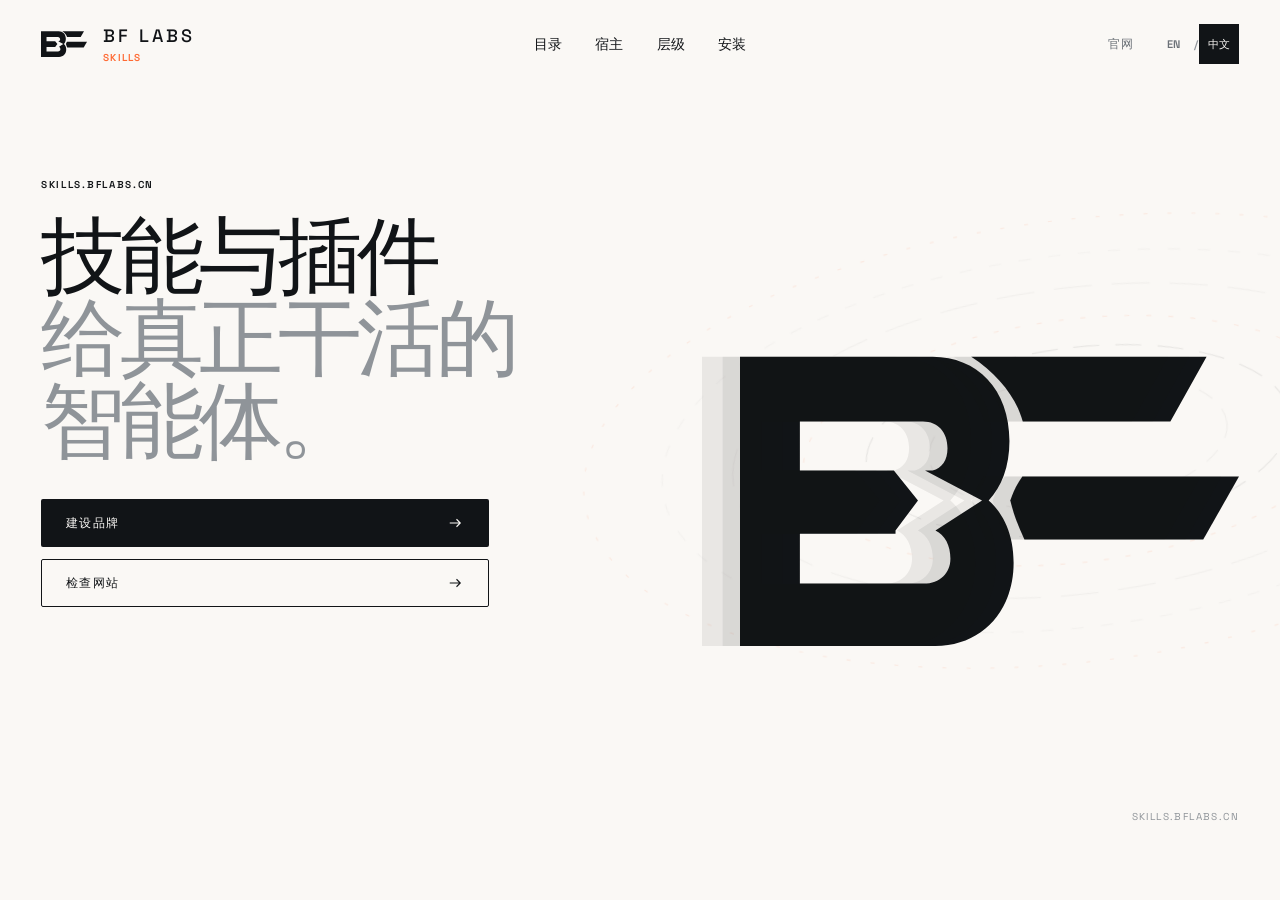
<file: index.html>
<!DOCTYPE html>
<html lang="zh-CN">
<head>
  <meta charset="UTF-8" />
  <meta name="viewport" content="width=device-width, initial-scale=1.0" />
  <title>BF Labs Skills</title>
  <link rel="stylesheet" href="assets/bflabs-ui/tokens.css" />
  <link rel="stylesheet" href="assets/bflabs-ui/base.css" />
  <link rel="stylesheet" href="assets/bflabs-ui/components.css" />
  <link rel="stylesheet" href="assets/skills-kit.css" />
  <link rel="stylesheet" href="assets/skills-site.css?v=brand-building-0.1.1" />
</head>
<body class="bf-theme" data-tone="light">
  <div class="sk-orbit" aria-hidden="true">
    <svg viewBox="0 0 1200 900">
      <g class="sk-orbit__shell">
        <ellipse class="sk-orbit__ring" cx="640" cy="420" rx="190" ry="84" style="--ring-duration:32s;--ring-opacity:.3" stroke-dasharray="16 14"/>
        <ellipse class="sk-orbit__ring" cx="640" cy="420" rx="270" ry="118" style="--ring-duration:27s" stroke-dasharray="26 16"/>
        <ellipse class="sk-orbit__ring is-accent" cx="640" cy="420" rx="350" ry="154" style="--ring-duration:23s" stroke-dasharray="5 17"/>
        <ellipse class="sk-orbit__ring" cx="640" cy="420" rx="440" ry="194" style="--ring-duration:36s;--ring-opacity:.26" stroke-dasharray="38 20"/>
        <ellipse class="sk-orbit__ring" cx="640" cy="420" rx="530" ry="236" style="--ring-duration:41s;--ring-opacity:.2" stroke-dasharray="12 18"/>
        <ellipse class="sk-orbit__ring is-accent" cx="640" cy="420" rx="630" ry="280" style="--ring-duration:29s;--ring-delay:-6s" stroke-dasharray="4 20"/>
      </g>
    </svg>
  </div>

  <header class="sk-header" id="site-header"></header>

  <main class="sk-page">
    <section class="hero">
      <div>
        <span class="bf-section-heading__eyebrow" data-i18n="heroEyebrow"></span>
        <h1 class="bf-kinetic-heading hero__title" data-kinetic id="hero-title"></h1>
        <div class="hero__actions">
          <a class="bf-button bf-button--primary" href="brand-building.html">
            <span data-i18n="ctaBrand"></span>
            <svg class="bf-button__icon bf-button__icon--end" viewBox="0 0 24 24"><path d="M5 12h13M14 7l5 5-5 5" stroke="currentColor" stroke-width="1.5" fill="none"/></svg>
          </a>
          <a class="bf-button bf-button--secondary" href="https://readiness.bflabs.cn">
            <span data-i18n="ctaSite"></span>
            <svg class="bf-button__icon bf-button__icon--end" viewBox="0 0 24 24"><path d="M5 12h13M14 7l5 5-5 5" stroke="currentColor" stroke-width="1.5" fill="none"/></svg>
          </a>
        </div>
      </div>
      <div class="hero__visual">
        <img class="hero-mark-echo hero-mark-echo--far" src="assets/bflabs-ui/bf-mark.svg" alt="" />
        <img class="hero-mark-echo hero-mark-echo--near" src="assets/bflabs-ui/bf-mark.svg" alt="" />
        <img class="bf-brand-mark" src="assets/bflabs-ui/bf-mark.svg" alt="" style="width:min(100%,34rem)" />
        <span class="hero__version">skills.bflabs.cn</span>
      </div>
    </section>
  </main>

  <script src="assets/skills-kit.js?v=brand-building-0.1.1"></script>
  <script>
    const { t, kineticLines, boot } = window.BFSkillsUI;
    function paint() {
      const muted = window.BFSkills.lang === "zh"
        ? [{ text: "给真正干活的", tone: "muted" }, { text: "智能体。", tone: "muted" }]
        : [{ text: t("heroLine2"), tone: "muted" }];
      document.getElementById("hero-title").innerHTML = kineticLines([
        { text: t("heroLine1") },
        ...muted,
      ]);
    }
    window.addEventListener("bf-lang", paint);
    boot({ page: "home", assetRoot: "assets" });
    paint();
  </script>
</body>
</html>
</file>
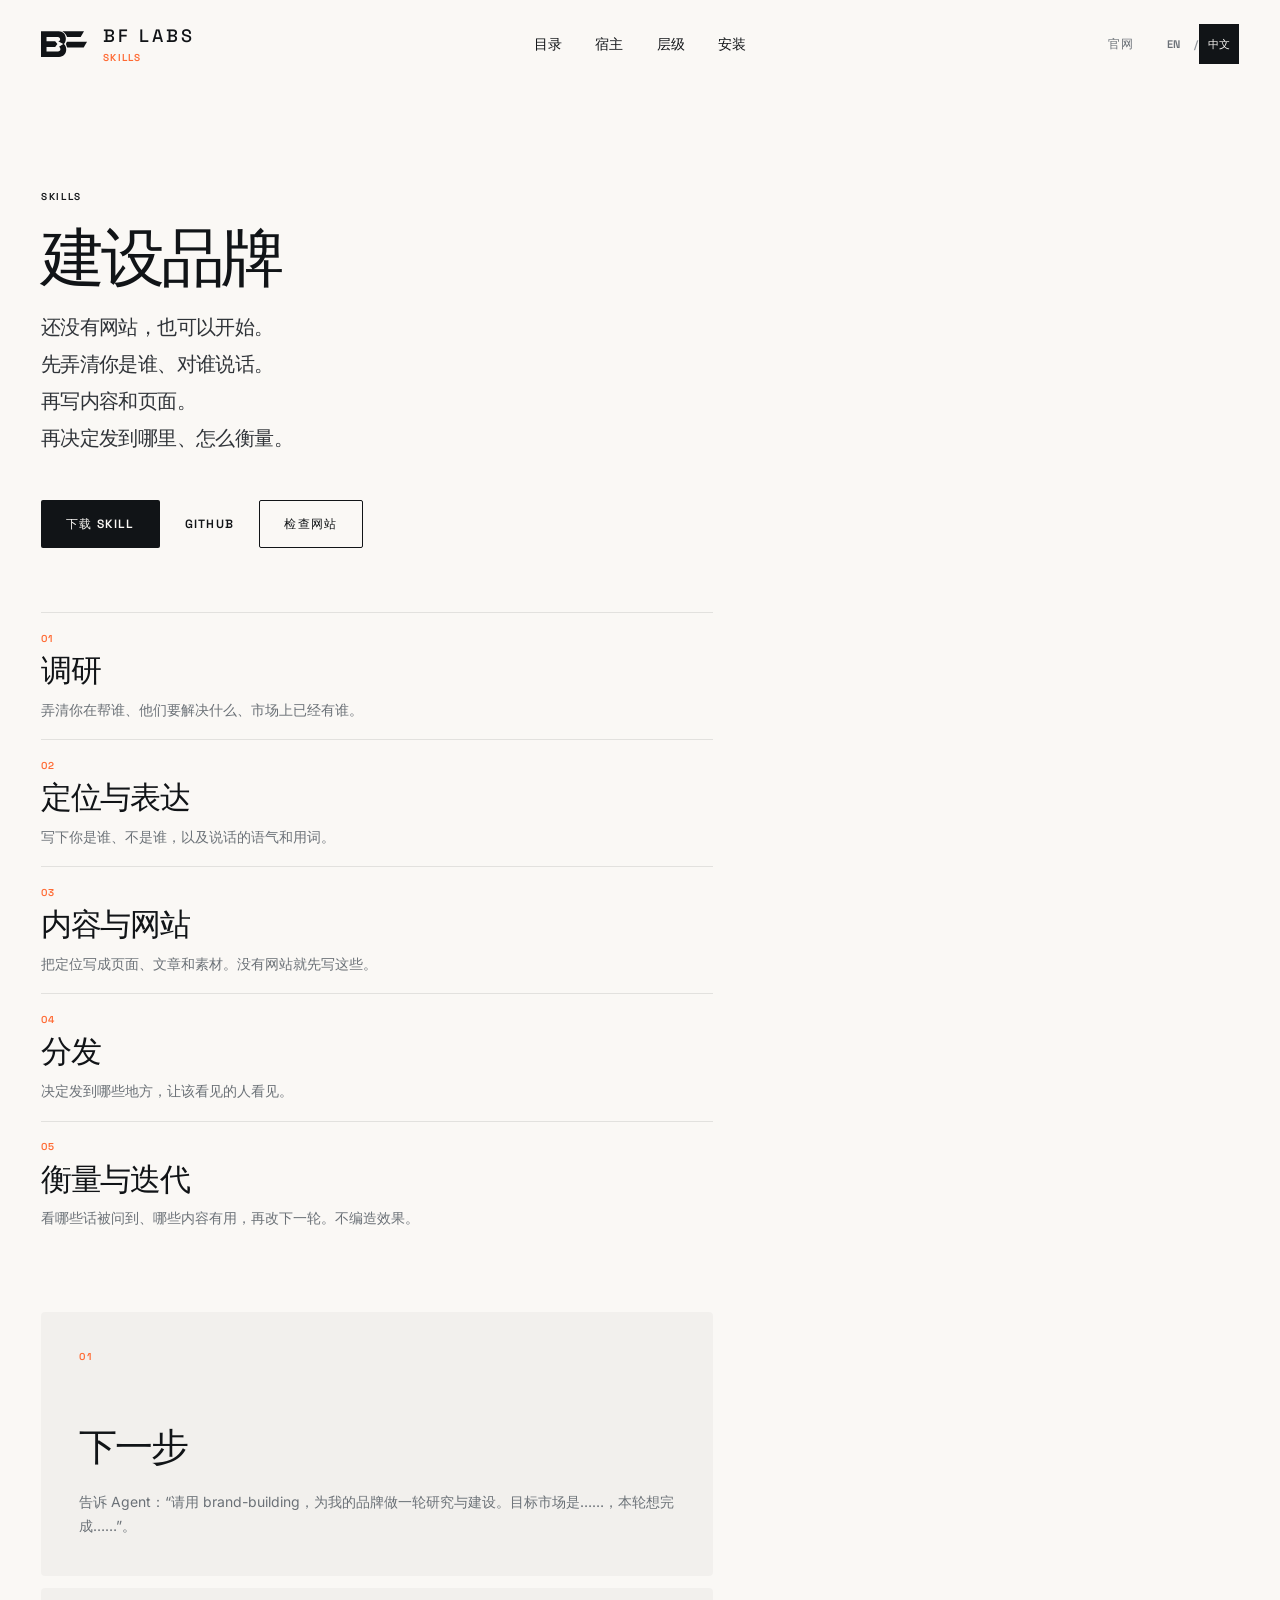
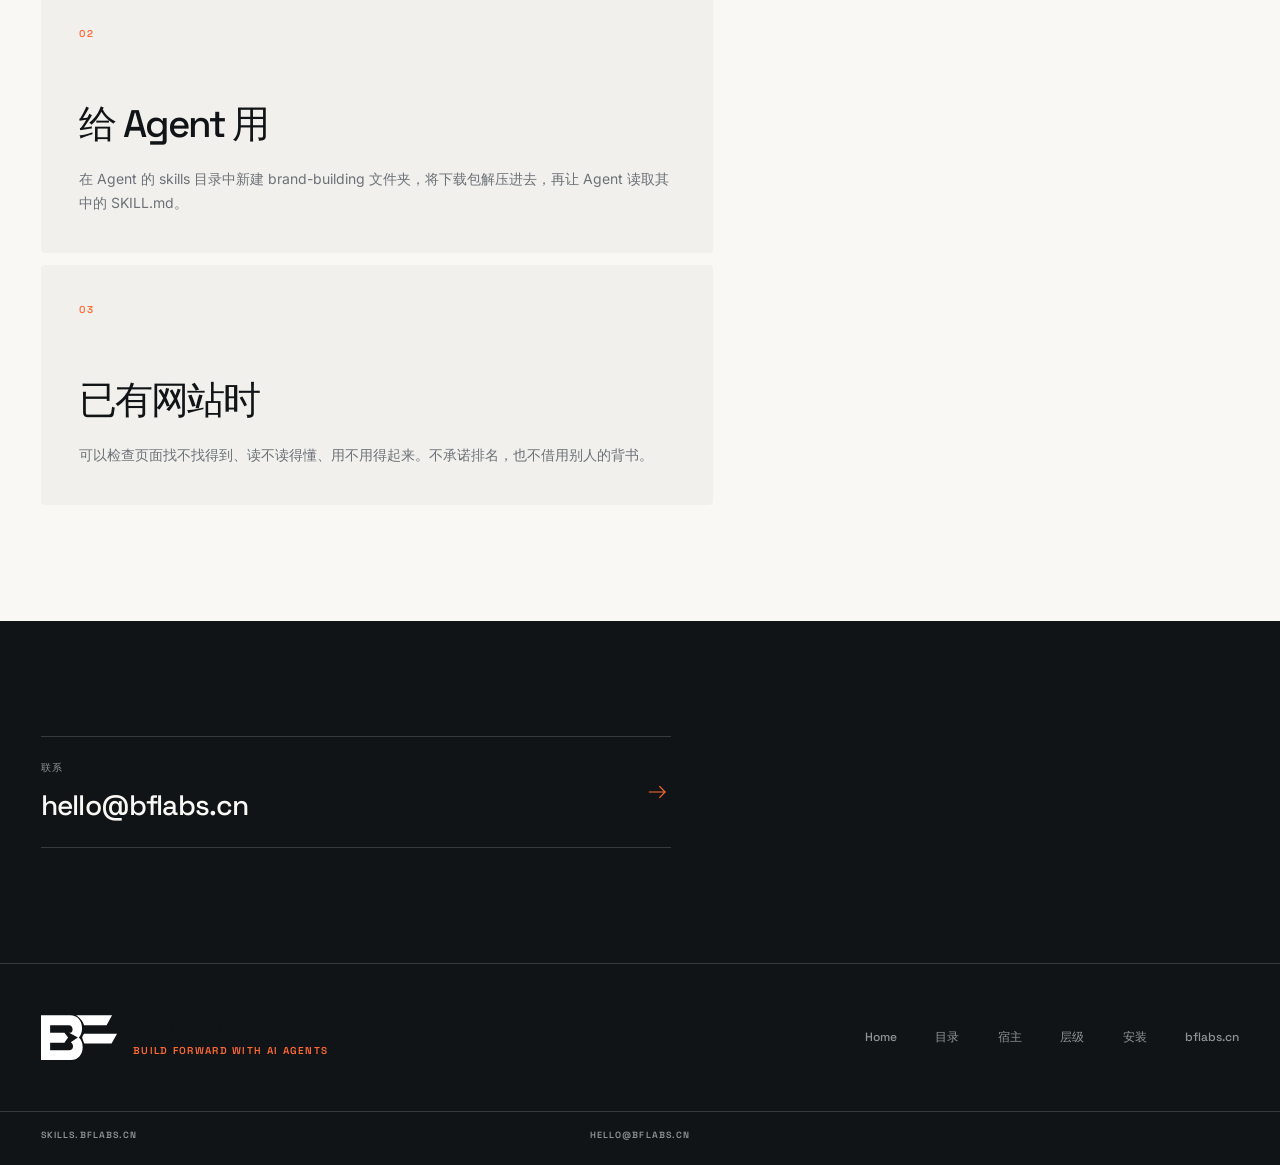
<file: brand-building.html>
<!DOCTYPE html>
<html lang="zh-CN">
<head>
  <meta charset="UTF-8" />
  <meta name="viewport" content="width=device-width, initial-scale=1.0" />
  <title>建设品牌 · BF Labs Skills</title>
  <meta name="description" content="还没有网站也可以建设品牌。从调研、定位、内容、分发到衡量，下载 Skill，让 Agent 帮你开始。" />
  <link rel="canonical" href="https://skills.bflabs.cn/brand-building.html" />
  <meta property="og:title" content="建设品牌 · BF Labs Skills" />
  <meta property="og:description" content="还没有网站也可以建设品牌。从调研、定位、内容、分发到衡量，下载 Skill，让 Agent 帮你开始。" />
  <meta property="og:url" content="https://skills.bflabs.cn/brand-building.html" />
  <meta property="og:type" content="website" />
  <link rel="stylesheet" href="assets/bflabs-ui/tokens.css" />
  <link rel="stylesheet" href="assets/bflabs-ui/base.css" />
  <link rel="stylesheet" href="assets/bflabs-ui/components.css" />
  <link rel="stylesheet" href="assets/skills-kit.css" />
  <link rel="stylesheet" href="assets/skills-site.css?v=brand-building-0.1.1" />
</head>
<body class="bf-theme" data-tone="light">
  <header class="sk-header" id="site-header"></header>
  <main class="sk-page inner">
    <div class="guide-copy">
      <span class="bf-section-heading__eyebrow" id="brand-eyebrow"></span>
      <h1 class="bf-section-heading__title" id="brand-title"></h1>
      <p class="guide-lede" id="brand-lede"></p>
    </div>
    <p class="guide-actions" id="brand-actions"></p>
    <ol class="guide-path" id="brand-path"></ol>
    <div class="guide-cards">
      <div class="install-steps" id="brand-cards"></div>
    </div>
  </main>
  <footer class="sk-footer" id="site-footer"></footer>
  <script src="assets/skills-kit.js?v=brand-building-0.1.1"></script>
  <script>
    const { escapeHtml, padIndex, brandCopy, boot } = window.BFSkillsUI;

    function setMeta(name, value, attr) {
      const node = document.querySelector(`meta[${attr}="${name}"]`);
      if (node) node.setAttribute("content", value);
    }

    function paint() {
      const guide = brandCopy();
      document.title = guide.documentTitle;
      document.getElementById("brand-eyebrow").textContent = guide.eyebrow;
      document.getElementById("brand-title").textContent = guide.title;
      const lede = Array.isArray(guide.lede) ? guide.lede : [guide.lede];
      document.getElementById("brand-lede").innerHTML = lede.map((line) => `<span>${escapeHtml(line)}</span>`).join("");
      setMeta("description", guide.meta, "name");
      setMeta("og:title", guide.documentTitle, "property");
      setMeta("og:description", guide.meta, "property");

      document.getElementById("brand-path").innerHTML = guide.steps.map((step, index) => `
        <li>
          <span class="guide-path__index">${padIndex(index)}</span>
          <strong class="guide-path__name">${escapeHtml(step.name)}</strong>
          <span class="guide-path__body">${escapeHtml(step.body)}</span>
        </li>`).join("");

      document.getElementById("brand-cards").innerHTML = `
        <article class="bf-card">
          <span class="bf-card__index">01</span>
          <h2 class="bf-card__title">${escapeHtml(guide.nextTitle)}</h2>
          <p class="bf-card__body">${escapeHtml(guide.nextBody)}</p>
        </article>
        <article class="bf-card">
          <span class="bf-card__index">02</span>
          <h2 class="bf-card__title">${escapeHtml(guide.installTitle)}</h2>
          <p class="bf-card__body">${escapeHtml(guide.installBody)}</p>
        </article>
        <article class="bf-card">
          <span class="bf-card__index">03</span>
          <h2 class="bf-card__title">${escapeHtml(guide.siteTitle)}</h2>
          <p class="bf-card__body">${escapeHtml(guide.siteBody)}</p>
        </article>`;

      document.getElementById("brand-actions").innerHTML = `
        <a class="bf-button bf-button--primary" href="downloads/brand-building-skillhub-0.1.1.zip" download>
          <span>${escapeHtml(guide.catalogCta)}</span>
        </a>
        <a class="bf-button bf-button--quiet" href="https://github.com/Sunnyender-org/brand-building"><span>GitHub</span></a>
        <a class="bf-button bf-button--secondary" href="https://readiness.bflabs.cn">
          <span>${escapeHtml(guide.siteCta)}</span>
        </a>`;
    }

    window.addEventListener("bf-lang", paint);
    boot({ page: "brand-building", assetRoot: "assets" });
    paint();
  </script>
</body>
</html>
</file>
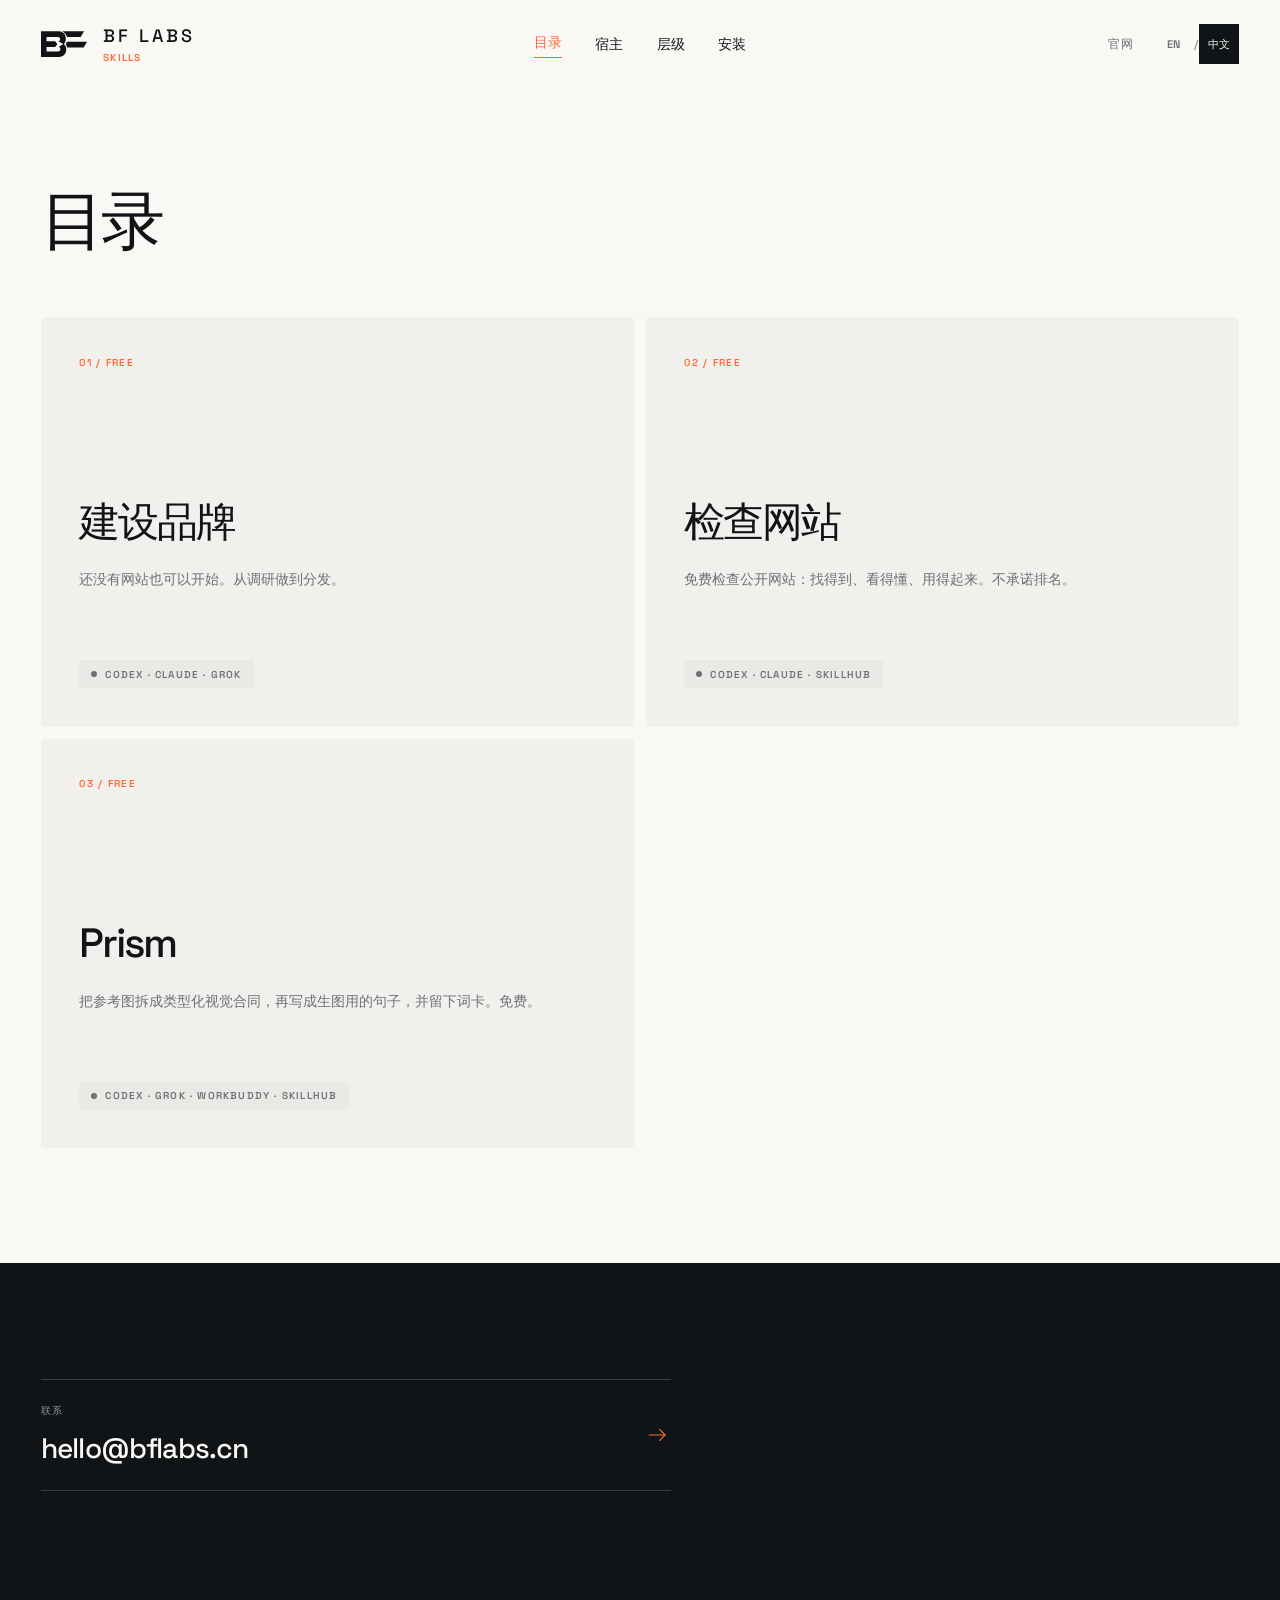
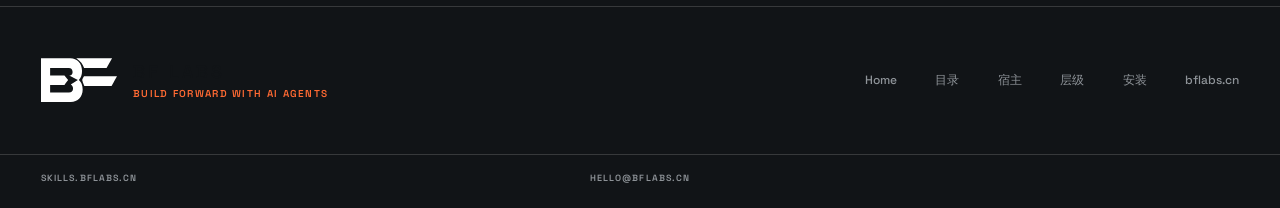
<file: catalog.html>
<!DOCTYPE html>
<html lang="zh-CN">
<head>
  <meta charset="UTF-8" />
  <meta name="viewport" content="width=device-width, initial-scale=1.0" />
  <title>目录 · BF Labs Skills</title>
  <link rel="stylesheet" href="assets/bflabs-ui/tokens.css" />
  <link rel="stylesheet" href="assets/bflabs-ui/base.css" />
  <link rel="stylesheet" href="assets/bflabs-ui/components.css" />
  <link rel="stylesheet" href="assets/skills-kit.css" />
  <link rel="stylesheet" href="assets/skills-site.css?v=brand-building-0.1.1" />
</head>
<body class="bf-theme" data-tone="light">
  <header class="sk-header" id="site-header"></header>
  <main class="sk-page inner">
    <h1 class="bf-section-heading__title" data-i18n="catalogTitle"></h1>
    <div class="work-grid" id="work-grid"></div>
  </main>
  <footer class="sk-footer" id="site-footer"></footer>
  <div class="panel" id="panel" data-open="false"></div>
  <script src="assets/skills-kit.js?v=brand-building-0.1.1"></script>
  <script>
    const { t, skillField, escapeHtml, padIndex, findSkill, boot } = window.BFSkillsUI;
    const panel = document.getElementById("panel");

    function paintGrid() {
      document.getElementById("work-grid").innerHTML = window.BFSkills.skills.map((item, index) => `
        <button class="bf-card bf-card--interactive work" type="button" data-id="${escapeHtml(item.id)}">
          <span class="bf-card__index">${padIndex(index)} / ${escapeHtml(item.tier)}</span>
          <div>
            <h2 class="bf-card__title">${escapeHtml(skillField(item, "name"))}</h2>
            <p class="bf-card__body">${escapeHtml(skillField(item, "blurb"))}</p>
          </div>
          <span class="bf-status-tag"><span class="bf-status-tag__dot"></span>${escapeHtml(item.hosts.join(" · "))}</span>
        </button>`).join("");
    }

    function childLinks(item) {
      if (!item.children || !item.children.length) return "";
      return `
        <div class="skill-links">
          <span class="skill-links__label">${escapeHtml(t("childSkills"))}</span>
          ${item.children.map((child) => `
            <a class="skill-links__item" href="${escapeHtml(child.href)}">
              <strong>${escapeHtml(skillField(child, "name"))}</strong>
              <span>${escapeHtml(skillField(child, "blurb"))}</span>
            </a>`).join("")}
        </div>`;
    }

    function actionLink(href, label, primary) {
      if (!href) return "";
      const cls = primary ? "bf-button bf-button--primary" : "bf-button bf-button--quiet";
      return `<a class="${cls}" href="${escapeHtml(href)}"><span>${escapeHtml(label)}</span></a>`;
    }

    function skillActions(item) {
      const hrefLabel = skillField(item, "cta") || t("rootSkill");
      const diagnosePrimary = Boolean(item.diagnose);
      return [
        actionLink(item.diagnose, t("diagnose"), true),
        actionLink(item.href, hrefLabel, !diagnosePrimary),
        actionLink(item.download, t("downloadSkill"), false),
      ].join("");
    }

    function openSkill(id) {
      const item = findSkill(id);
      if (!item) return;
      panel.dataset.open = "true";
      panel.innerHTML = `
        <article class="bf-confirmation-card">
          <span class="bf-confirmation-card__eyebrow">${escapeHtml(item.tier)}</span>
          <h2 class="bf-confirmation-card__title">${escapeHtml(skillField(item, "name"))}</h2>
          <p class="bf-confirmation-card__description">${escapeHtml(skillField(item, "blurb"))}</p>
          <dl class="bf-confirmation-card__details">
            <div><dt>${escapeHtml(t("tier"))}</dt><dd>${escapeHtml(item.tier)}</dd></div>
            <div><dt>${escapeHtml(t("hosts"))}</dt><dd>${escapeHtml(item.hosts.join(" · "))}</dd></div>
            <div><dt>${escapeHtml(t("install"))}</dt><dd>${escapeHtml(skillField(item, "install"))}</dd></div>
          </dl>
          ${childLinks(item)}
          <div class="bf-confirmation-card__actions">
            ${skillActions(item)}
            <button class="bf-button bf-button--quiet" type="button" data-close>${escapeHtml(t("close"))}</button>
          </div>
        </article>`;
    }

    document.querySelector("main").addEventListener("click", (event) => {
      const button = event.target.closest("[data-id]");
      if (button) openSkill(button.dataset.id);
    });
    panel.addEventListener("click", (event) => {
      if (event.target === panel || event.target.closest("[data-close]")) {
        panel.dataset.open = "false";
        panel.innerHTML = "";
      }
    });
    function openFromHash() {
      const id = location.hash.replace(/^#/, "");
      if (id) openSkill(id);
    }

    window.addEventListener("bf-lang", () => {
      paintGrid();
      panel.dataset.open = "false";
      panel.innerHTML = "";
    });
    window.addEventListener("hashchange", openFromHash);
    boot({ page: "catalog", assetRoot: "assets" });
    paintGrid();
    openFromHash();
  </script>
</body>
</html>
</file>
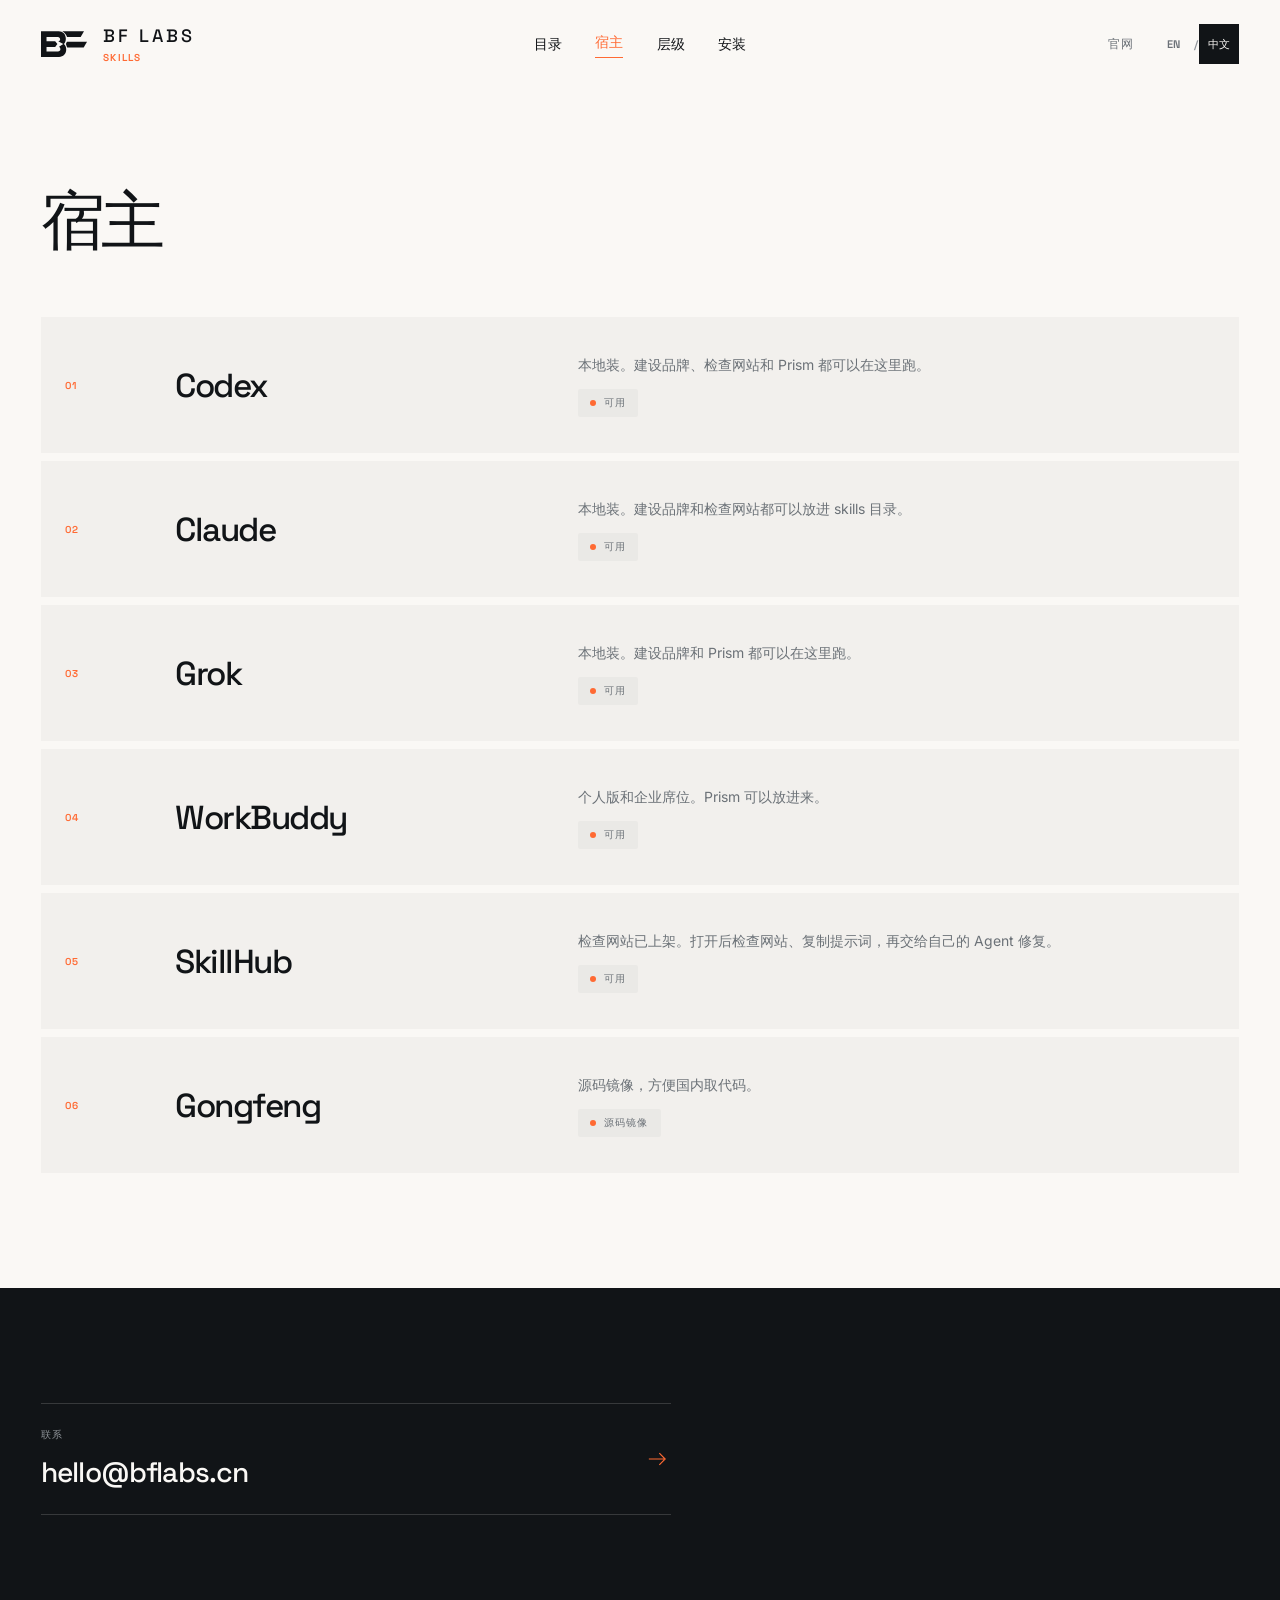
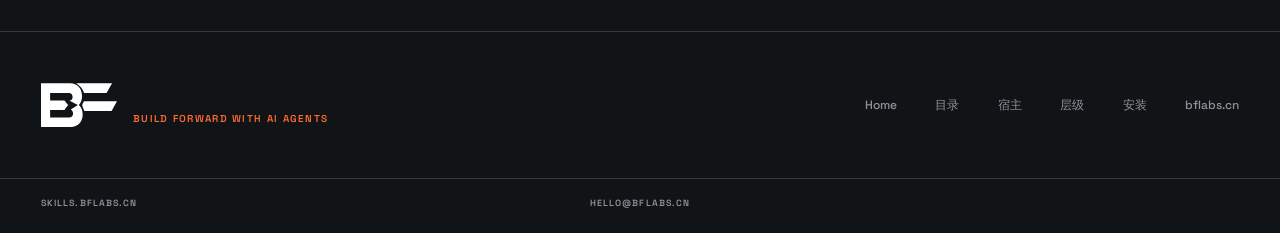
<file: hosts.html>
<!DOCTYPE html>
<html lang="zh-CN">
<head>
  <meta charset="UTF-8" />
  <meta name="viewport" content="width=device-width, initial-scale=1.0" />
  <title>宿主 · BF Labs Skills</title>
  <link rel="stylesheet" href="assets/bflabs-ui/tokens.css" />
  <link rel="stylesheet" href="assets/bflabs-ui/base.css" />
  <link rel="stylesheet" href="assets/bflabs-ui/components.css" />
  <link rel="stylesheet" href="assets/skills-kit.css" />
  <link rel="stylesheet" href="assets/skills-site.css?v=brand-building-0.1.1" />
</head>
<body class="bf-theme" data-tone="light">
  <header class="sk-header" id="site-header"></header>
  <main class="sk-page inner">
    <h1 class="bf-section-heading__title" data-i18n="hostsTitle"></h1>
    <div class="host-list" id="host-list"></div>
  </main>
  <footer class="sk-footer" id="site-footer"></footer>
  <script src="assets/skills-kit.js?v=brand-building-0.1.1"></script>
  <script>
    const { skillField, escapeHtml, hostStateLabel, boot } = window.BFSkillsUI;

    function paintHosts() {
      document.getElementById("host-list").innerHTML = window.BFSkills.hosts.map((host) => `
        <article class="host-row">
          <span>${escapeHtml(host.number)}</span>
          <strong>${escapeHtml(host.name)}</strong>
          <div class="host-row__copy">
            <p>${escapeHtml(skillField(host, "body"))}</p>
            <span class="bf-status-tag ${host.state === "prepared" ? "bf-status-tag--accent" : ""}"><span class="bf-status-tag__dot"></span>${escapeHtml(hostStateLabel(host.state))}</span>
          </div>
        </article>`).join("");
    }

    window.addEventListener("bf-lang", paintHosts);
    boot({ page: "hosts", assetRoot: "assets" });
    paintHosts();
  </script>
</body>
</html>
</file>
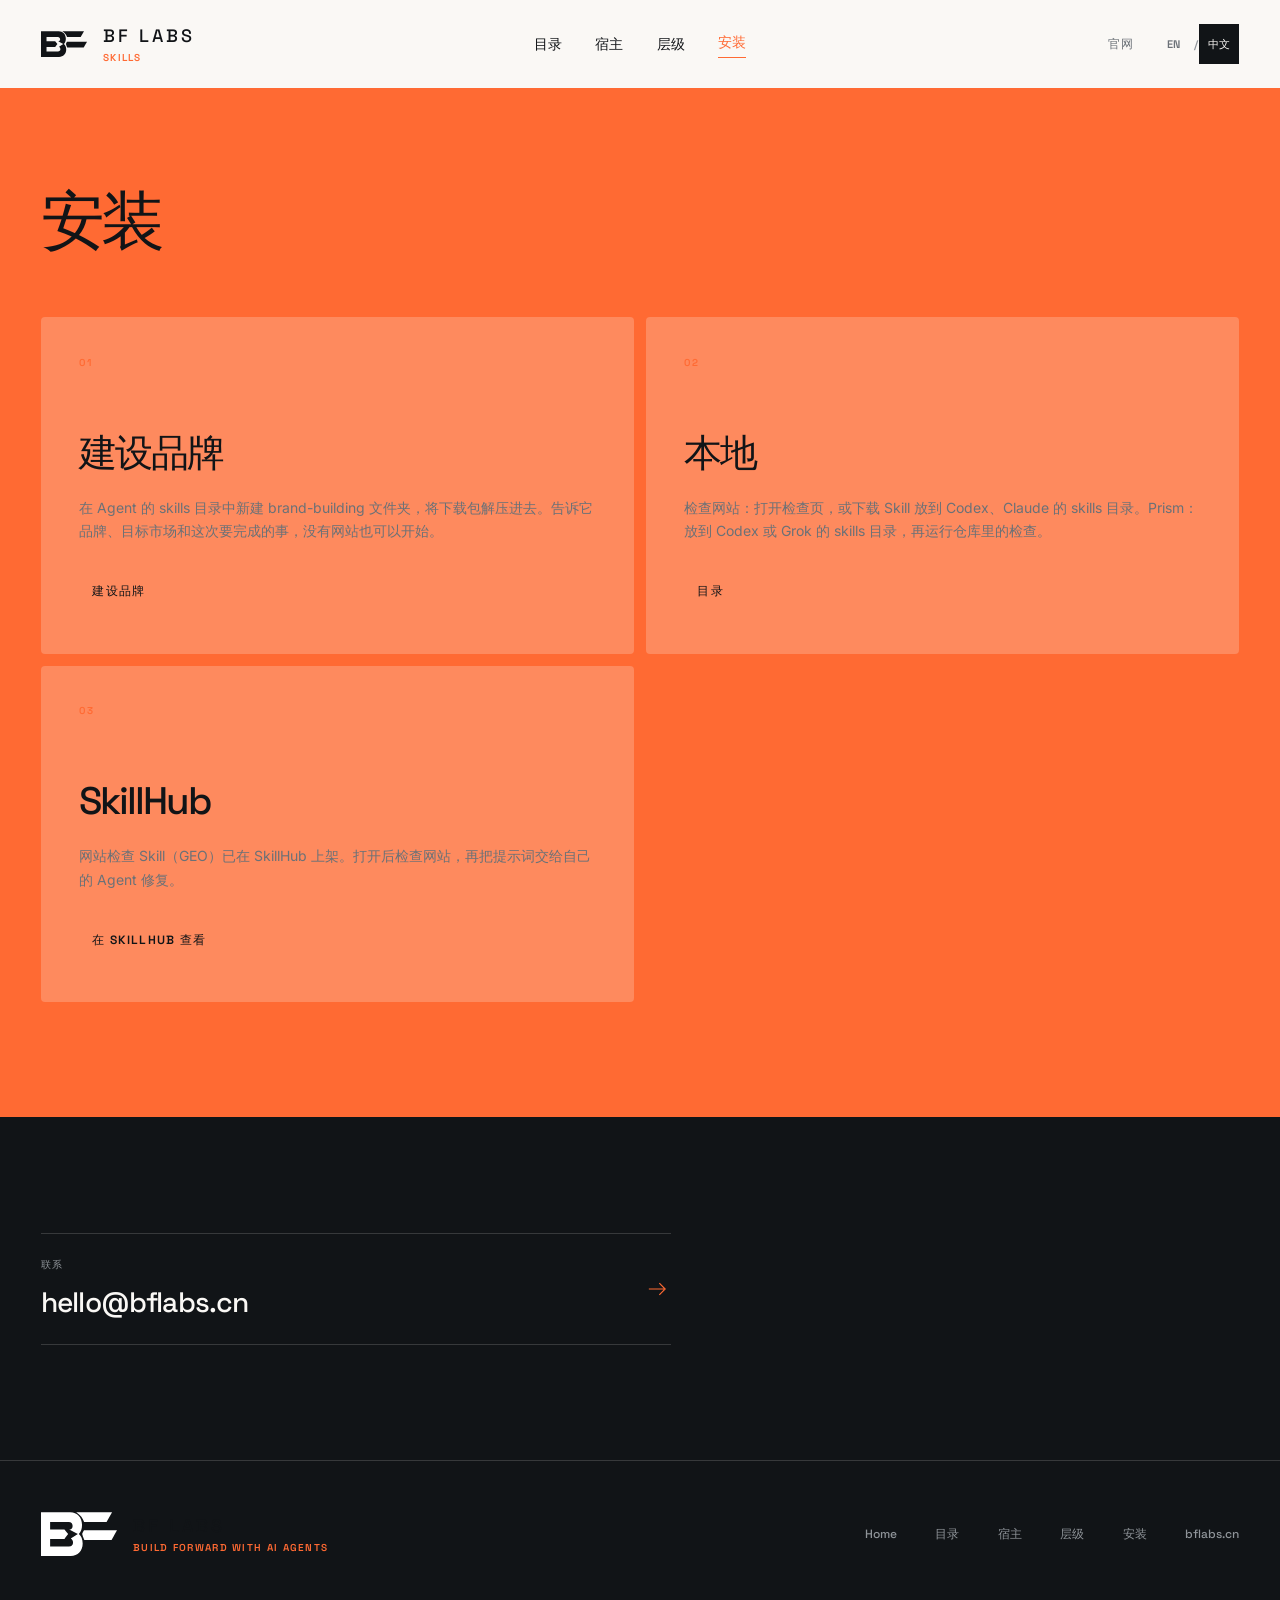
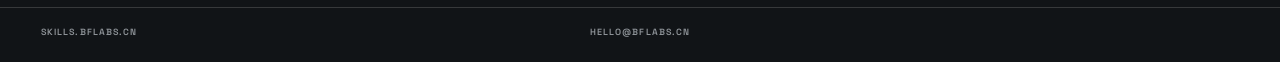
<file: install.html>
<!DOCTYPE html>
<html lang="zh-CN">
<head>
  <meta charset="UTF-8" />
  <meta name="viewport" content="width=device-width, initial-scale=1.0" />
  <title>安装 · BF Labs Skills</title>
  <link rel="stylesheet" href="assets/bflabs-ui/tokens.css" />
  <link rel="stylesheet" href="assets/bflabs-ui/base.css" />
  <link rel="stylesheet" href="assets/bflabs-ui/components.css" />
  <link rel="stylesheet" href="assets/skills-kit.css" />
  <link rel="stylesheet" href="assets/skills-site.css?v=brand-building-0.1.1" />
</head>
<body class="bf-theme" data-tone="light">
  <header class="sk-header" id="site-header"></header>
  <main class="orange">
    <div class="sk-page inner">
      <h1 class="bf-section-heading__title" data-i18n="installTitle"></h1>
      <div class="install-steps" id="install-steps"></div>
    </div>
  </main>
  <footer class="sk-footer" id="site-footer"></footer>
  <script src="assets/skills-kit.js?v=brand-building-0.1.1"></script>
  <script>
    const { t, escapeHtml, boot } = window.BFSkillsUI;

    function paintSteps() {
      document.getElementById("install-steps").innerHTML = window.BFSkills.installs.map((step, index) => `
        <article class="bf-card">
          <span class="bf-card__index">${String(index + 1).padStart(2, "0")}</span>
          <h2 class="bf-card__title">${escapeHtml(t(step.titleKey))}</h2>
          <p class="bf-card__body">${escapeHtml(t(step.bodyKey))}</p>
          ${step.href ? `<a class="bf-button bf-button--quiet" href="${escapeHtml(step.href)}"><span>${escapeHtml(t(step.ctaKey))}</span></a>` : `<span class="bf-status-tag"><span class="bf-status-tag__dot"></span>${escapeHtml(t("prepared"))}</span>`}
        </article>`).join("");
    }

    window.addEventListener("bf-lang", paintSteps);
    boot({ page: "install", assetRoot: "assets" });
    paintSteps();
  </script>
</body>
</html>
</file>
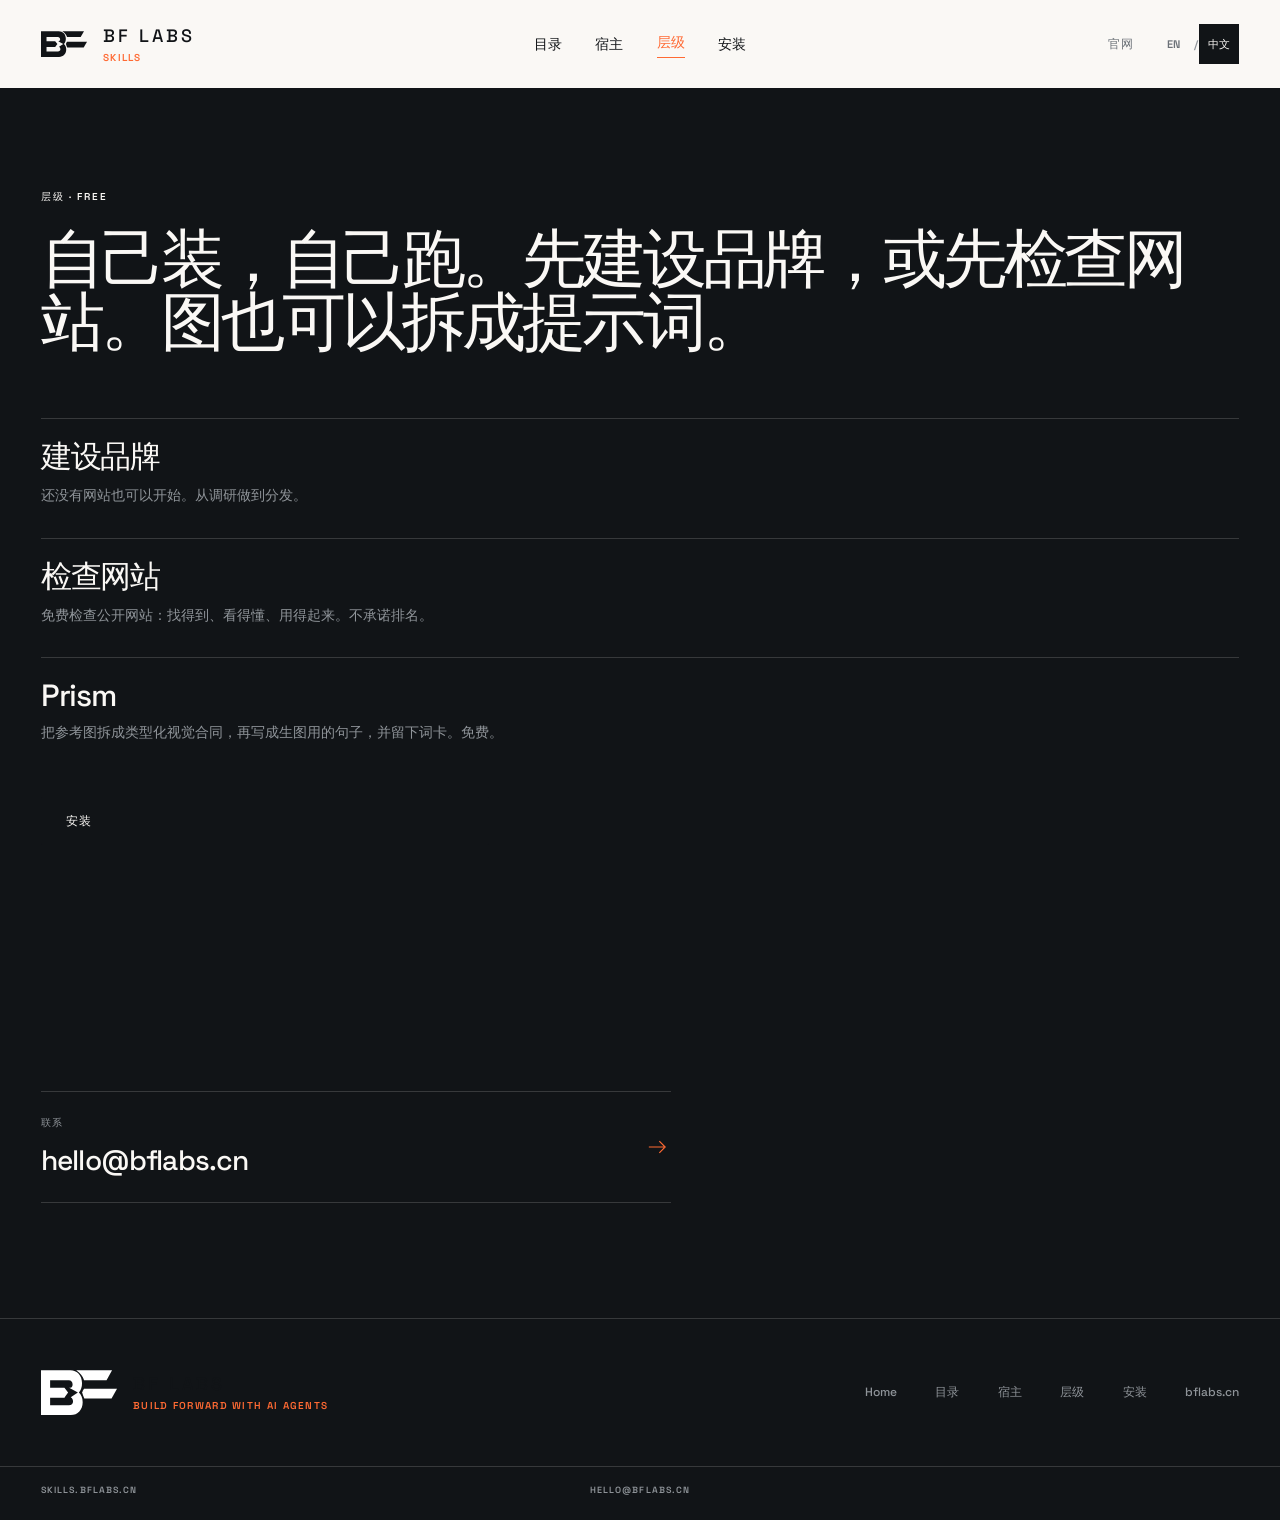
<file: tiers.html>
<!DOCTYPE html>
<html lang="zh-CN">
<head>
  <meta charset="UTF-8" />
  <meta name="viewport" content="width=device-width, initial-scale=1.0" />
  <title>层级 · BF Labs Skills</title>
  <link rel="stylesheet" href="assets/bflabs-ui/tokens.css" />
  <link rel="stylesheet" href="assets/bflabs-ui/base.css" />
  <link rel="stylesheet" href="assets/bflabs-ui/components.css" />
  <link rel="stylesheet" href="assets/skills-kit.css" />
  <link rel="stylesheet" href="assets/skills-site.css?v=brand-building-0.1.1" />
</head>
<body class="bf-theme" data-tone="light">
  <header class="sk-header" id="site-header"></header>
  <main>
    <section class="dark">
      <div class="inner">
        <span class="bf-section-heading__eyebrow"><span data-i18n="compareTitle"></span> · <span data-i18n="compareFreeTitle"></span></span>
        <h1 class="bf-section-heading__title" data-i18n="compareFree"></h1>
        <ul class="tier-list" id="free-list"></ul>
        <p class="hero__actions">
          <a class="bf-button bf-button--primary" href="install.html">
            <span data-i18n="navInstall"></span>
          </a>
        </p>
      </div>
    </section>
  </main>
  <footer class="sk-footer" id="site-footer"></footer>
  <script src="assets/skills-kit.js?v=brand-building-0.1.1"></script>
  <script>
    const { skillField, escapeHtml, skillsFor, boot } = window.BFSkillsUI;

    function paint() {
      document.getElementById("free-list").innerHTML = skillsFor("Free").map((item) => `
        <li>
          <a href="catalog.html#${escapeHtml(item.id)}">${escapeHtml(skillField(item, "name"))}</a>
          <span>${escapeHtml(skillField(item, "blurb"))}</span>
        </li>`).join("");
    }

    window.addEventListener("bf-lang", paint);
    boot({ page: "tiers", assetRoot: "assets" });
    paint();
  </script>
</body>
</html>
</file>
<file: assets/bflabs-ui/tokens.css>
:root,
.bf-theme {
  --bf-color-charcoal: #111417;
  --bf-color-ink: #1e2226;
  --bf-color-graphite: #2f3338;
  --bf-color-warm-white: #faf8f5;
  --bf-color-orange: #ff6a33;
  --bf-color-steel: #6b7177;
  --bf-color-silver: #8f9499;
  --bf-color-light-gray: #d9dce0;
  --bf-color-soft-tone: #e7e2d7;
  --bf-color-sand: #f1ece3;
  --bf-color-pale-blue: #e8f1f7;
  --bf-color-signal-blue: #4c7faf;

  --bf-background: var(--bf-color-warm-white);
  --bf-surface: color-mix(in srgb, var(--bf-color-charcoal) 3%, transparent);
  --bf-surface-strong: var(--bf-color-charcoal);
  --bf-foreground: var(--bf-color-charcoal);
  --bf-foreground-muted: var(--bf-color-steel);
  --bf-foreground-subtle: var(--bf-color-silver);
  --bf-on-strong: var(--bf-color-warm-white);
  --bf-accent: var(--bf-color-orange);
  --bf-focus: var(--bf-color-orange);
  --bf-divider: color-mix(in srgb, var(--bf-color-charcoal) 14%, transparent);

  --bf-font-display: 'Space Grotesk', 'Avenir Next', 'Helvetica Neue', sans-serif;
  --bf-font-body: Inter, 'Helvetica Neue', Arial, sans-serif;
  --bf-font-cjk: 'Noto Sans SC', 'Source Han Sans CN', 'PingFang SC', sans-serif;

  --bf-text-2xs: 0.625rem;
  --bf-text-xs: 0.75rem;
  --bf-text-sm: 0.875rem;
  --bf-text-md: 1rem;
  --bf-text-lg: 1.25rem;
  --bf-text-xl: 1.75rem;
  --bf-text-2xl: clamp(2.5rem, 5vw, 5.5rem);
  --bf-text-display: clamp(4rem, 7vw, 8.25rem);

  --bf-space-1: 0.25rem;
  --bf-space-2: 0.5rem;
  --bf-space-3: 0.75rem;
  --bf-space-4: 1rem;
  --bf-space-5: 1.5rem;
  --bf-space-6: 2rem;
  --bf-space-7: 3rem;
  --bf-space-8: 4rem;
  --bf-space-9: 6rem;
  --bf-space-10: 9rem;

  --bf-radius-control: 2px;
  --bf-radius-surface: 4px;
  --bf-radius-round: 999px;
  --bf-control-sm: 2.25rem;
  --bf-control-md: 3rem;
  --bf-control-lg: 3.5rem;
  --bf-content-max: 105rem;

  --bf-duration-instant: 100ms;
  --bf-duration-fast: 220ms;
  --bf-duration-base: 360ms;
  --bf-duration-slow: 700ms;
  --bf-ease-standard: ease;
  --bf-ease-forward: cubic-bezier(0.22, 1, 0.36, 1);
  --bf-shadow-float: 0 24px 70px rgba(17, 20, 23, 0.12);
}

.bf-theme[data-tone='dark'] {
  --bf-background: var(--bf-color-charcoal);
  --bf-surface: color-mix(in srgb, var(--bf-color-warm-white) 5%, transparent);
  --bf-surface-strong: var(--bf-color-warm-white);
  --bf-foreground: var(--bf-color-warm-white);
  --bf-foreground-muted: var(--bf-color-light-gray);
  --bf-foreground-subtle: var(--bf-color-silver);
  --bf-on-strong: var(--bf-color-charcoal);
  --bf-divider: color-mix(in srgb, var(--bf-color-warm-white) 17%, transparent);
}

.bf-theme[data-tone='orange'] {
  --bf-background: var(--bf-color-orange);
  --bf-surface: color-mix(in srgb, var(--bf-color-warm-white) 15%, transparent);
  --bf-surface-strong: var(--bf-color-charcoal);
  --bf-foreground: var(--bf-color-charcoal);
  --bf-foreground-muted: color-mix(in srgb, var(--bf-color-charcoal) 68%, transparent);
  --bf-foreground-subtle: color-mix(in srgb, var(--bf-color-charcoal) 48%, transparent);
  --bf-on-strong: var(--bf-color-warm-white);
  --bf-accent: var(--bf-color-warm-white);
  --bf-focus: var(--bf-color-charcoal);
  --bf-divider: color-mix(in srgb, var(--bf-color-charcoal) 18%, transparent);
}
</file>
<file: assets/bflabs-ui/base.css>
.bf-theme,
.bf-theme *,
.bf-theme *::before,
.bf-theme *::after {
  box-sizing: border-box;
}

.bf-theme {
  min-width: 0;
  background: var(--bf-background);
  color: var(--bf-foreground);
  font-family: var(--bf-font-body);
  font-synthesis: none;
  text-rendering: optimizeLegibility;
  -webkit-font-smoothing: antialiased;
}

.bf-theme :where(button, input, textarea, select) {
  font: inherit;
}

.bf-theme :where(button, a) {
  color: inherit;
}

.bf-theme :where(a) {
  text-decoration: none;
}

.bf-theme :where(img, svg) {
  display: block;
}

.bf-theme ::selection {
  background: var(--bf-color-orange);
  color: var(--bf-color-charcoal);
}

.bf-theme :focus-visible {
  outline: 2px solid var(--bf-focus);
  outline-offset: 3px;
}

.bf-cjk {
  font-family: var(--bf-font-cjk);
}
</file>
<file: assets/bflabs-ui/components.css>
.bf-button {
  appearance: none;
  min-height: var(--bf-control-md);
  display: inline-flex;
  align-items: center;
  justify-content: center;
  gap: var(--bf-space-5);
  padding: 0 var(--bf-space-5);
  border: 1px solid transparent;
  border-radius: var(--bf-radius-control);
  font-family: var(--bf-font-display);
  font-size: var(--bf-text-xs);
  font-weight: 600;
  letter-spacing: 0.11em;
  line-height: 1;
  text-transform: uppercase;
  cursor: pointer;
  transition:
    transform var(--bf-duration-fast) var(--bf-ease-forward),
    background-color var(--bf-duration-fast) var(--bf-ease-standard),
    border-color var(--bf-duration-fast) var(--bf-ease-standard),
    color var(--bf-duration-fast) var(--bf-ease-standard),
    opacity var(--bf-duration-fast) var(--bf-ease-standard);
}

.bf-button:hover:not(:disabled) {
  transform: translateY(-2px);
}

.bf-button:active:not(:disabled) {
  transform: translateY(0);
  transition-duration: var(--bf-duration-instant);
}

.bf-button:disabled {
  cursor: not-allowed;
  opacity: 0.45;
}

.bf-button--primary {
  background: var(--bf-surface-strong);
  color: var(--bf-on-strong);
}

.bf-button--primary:hover:not(:disabled) {
  background: var(--bf-color-orange);
  color: var(--bf-color-charcoal);
}

.bf-button--secondary {
  border-color: var(--bf-foreground);
  background: transparent;
  color: var(--bf-foreground);
}

.bf-button--secondary:hover:not(:disabled) {
  background: var(--bf-foreground);
  color: var(--bf-background);
}

.bf-button--accent {
  background: var(--bf-color-orange);
  color: var(--bf-color-charcoal);
}

.bf-button--accent:hover:not(:disabled) {
  background: var(--bf-color-charcoal);
  color: var(--bf-color-warm-white);
}

.bf-button--quiet {
  padding-inline: var(--bf-space-3);
  background: transparent;
  color: var(--bf-foreground);
}

.bf-button--quiet:hover:not(:disabled) {
  background: var(--bf-surface);
}

.bf-button--sm {
  min-height: var(--bf-control-sm);
  padding-inline: var(--bf-space-4);
  font-size: var(--bf-text-2xs);
}

.bf-button--lg {
  min-height: var(--bf-control-lg);
  padding-inline: var(--bf-space-6);
}

.bf-button__icon,
.bf-button__spinner {
  width: 1.125rem;
  height: 1.125rem;
  flex: 0 0 1.125rem;
}

.bf-button__icon {
  transition: transform var(--bf-duration-fast) var(--bf-ease-forward);
}

.bf-button:hover .bf-button__icon--end {
  transform: translateX(4px);
}

.bf-button__spinner {
  border: 1.5px solid currentColor;
  border-right-color: transparent;
  border-radius: 50%;
  animation: bf-spin 760ms linear infinite;
}

.bf-brand-mark {
  width: 3rem;
  height: auto;
  object-fit: contain;
}

.bf-theme[data-tone='dark'] .bf-brand-mark {
  filter: brightness(0) invert(1);
}

.bf-brand-lockup {
  display: inline-flex;
  align-items: center;
  gap: var(--bf-space-4);
  color: var(--bf-foreground);
}

.bf-brand-lockup--vertical {
  flex-direction: column;
  align-items: flex-start;
  gap: var(--bf-space-3);
}

.bf-brand-lockup__copy {
  display: grid;
  gap: 0.25rem;
}

.bf-brand-lockup__name {
  font-family: var(--bf-font-display);
  font-size: 1.125rem;
  font-weight: 500;
  letter-spacing: 0.17em;
  white-space: nowrap;
}

.bf-brand-lockup__tagline {
  color: var(--bf-color-orange);
  font-family: var(--bf-font-display);
  font-size: var(--bf-text-2xs);
  font-weight: 600;
  letter-spacing: 0.13em;
  text-transform: uppercase;
}

.bf-status-tag {
  width: fit-content;
  min-height: 1.75rem;
  display: inline-flex;
  align-items: center;
  gap: var(--bf-space-2);
  padding: 0 var(--bf-space-3);
  border-radius: var(--bf-radius-control);
  background: var(--bf-surface);
  color: var(--bf-foreground-muted);
  font-family: var(--bf-font-display);
  font-size: var(--bf-text-2xs);
  font-weight: 600;
  letter-spacing: 0.12em;
  text-transform: uppercase;
}

.bf-status-tag__dot {
  width: 0.375rem;
  height: 0.375rem;
  border-radius: 50%;
  background: currentColor;
}

.bf-status-tag--progress {
  color: var(--bf-color-signal-blue);
}

.bf-status-tag--success,
.bf-status-tag--accent {
  color: var(--bf-color-orange);
}

.bf-card {
  position: relative;
  min-width: 0;
  padding: clamp(1.5rem, 3vw, 2.75rem);
  border-radius: var(--bf-radius-surface);
  background: var(--bf-surface);
  color: var(--bf-foreground);
  overflow: hidden;
  transition:
    transform var(--bf-duration-base) var(--bf-ease-forward),
    background-color var(--bf-duration-base) var(--bf-ease-standard),
    color var(--bf-duration-base) var(--bf-ease-standard);
}

.bf-card--interactive:hover,
.bf-card--interactive:focus-within {
  transform: translateY(-4px);
  background: var(--bf-color-charcoal);
  color: var(--bf-color-warm-white);
}

.bf-card--dark {
  background: var(--bf-color-charcoal);
  color: var(--bf-color-warm-white);
}

.bf-card--accent {
  background: var(--bf-color-orange);
  color: var(--bf-color-charcoal);
}

.bf-card__index {
  display: block;
  margin-bottom: var(--bf-space-8);
  color: var(--bf-color-orange);
  font-family: var(--bf-font-display);
  font-size: var(--bf-text-2xs);
  font-weight: 600;
  letter-spacing: 0.13em;
  text-transform: uppercase;
}

.bf-card__title {
  margin: 0;
  font-family: var(--bf-font-display);
  font-size: clamp(1.75rem, 3vw, 3.5rem);
  font-weight: 500;
  letter-spacing: -0.055em;
  line-height: 1.02;
}

.bf-card__body {
  margin: var(--bf-space-5) 0 0;
  color: var(--bf-foreground-muted);
  font-size: var(--bf-text-sm);
  line-height: 1.7;
}

.bf-card--interactive:hover .bf-card__body,
.bf-card--interactive:focus-within .bf-card__body,
.bf-card--dark .bf-card__body {
  color: var(--bf-color-light-gray);
}

.bf-notice {
  display: grid;
  grid-template-columns: auto 1fr auto;
  align-items: center;
  gap: var(--bf-space-4);
  padding: var(--bf-space-4) var(--bf-space-5);
  border-radius: var(--bf-radius-surface);
  background: var(--bf-surface);
  color: var(--bf-foreground);
}

.bf-notice__icon {
  width: 1.75rem;
  height: 1.75rem;
  display: grid;
  place-items: center;
  border-radius: 50%;
  background: var(--bf-color-orange);
  color: var(--bf-color-warm-white);
}

.bf-notice__icon svg {
  width: 1rem;
  height: 1rem;
}

.bf-notice__copy {
  min-width: 0;
}

.bf-notice__title {
  display: block;
  font-family: var(--bf-font-display);
  font-size: var(--bf-text-sm);
  font-weight: 600;
}

.bf-notice__description {
  display: block;
  margin-top: 0.2rem;
  color: var(--bf-foreground-muted);
  font-size: var(--bf-text-xs);
  line-height: 1.5;
}

.bf-progress {
  min-width: 0;
}

.bf-progress__meta {
  display: flex;
  justify-content: space-between;
  gap: var(--bf-space-4);
  margin-bottom: var(--bf-space-2);
  color: var(--bf-foreground-muted);
  font-family: var(--bf-font-display);
  font-size: var(--bf-text-2xs);
  font-weight: 600;
  letter-spacing: 0.1em;
  text-transform: uppercase;
}

.bf-progress__track {
  height: 0.375rem;
  background: var(--bf-divider);
  overflow: hidden;
}

.bf-progress__value {
  height: 100%;
  background: var(--bf-color-orange);
  transform-origin: left;
  transition: width var(--bf-duration-slow) var(--bf-ease-forward);
}

.bf-section-heading {
  display: grid;
  grid-template-columns: minmax(7rem, 0.55fr) minmax(0, 1.4fr) minmax(14rem, 0.65fr);
  gap: clamp(1.75rem, 4vw, 4.5rem);
  align-items: start;
}

.bf-section-heading__meta {
  display: grid;
  grid-template-columns: 2.5rem 1fr;
  gap: var(--bf-space-3);
  color: var(--bf-foreground-subtle);
  font-family: var(--bf-font-display);
  font-size: var(--bf-text-2xs);
  font-weight: 600;
  letter-spacing: 0.13em;
  text-transform: uppercase;
}

.bf-section-heading__index {
  color: var(--bf-color-orange);
}

.bf-section-heading__eyebrow {
  display: block;
  margin-bottom: var(--bf-space-5);
  font-family: var(--bf-font-display);
  font-size: var(--bf-text-2xs);
  font-weight: 600;
  letter-spacing: 0.17em;
  text-transform: uppercase;
}

.bf-section-heading__title {
  margin: 0;
  font-family: var(--bf-font-display);
  font-size: var(--bf-text-2xl);
  font-weight: 500;
  letter-spacing: -0.06em;
  line-height: 0.98;
}

.bf-section-heading__summary {
  margin: var(--bf-space-7) 0 0;
  color: var(--bf-foreground-muted);
  font-size: var(--bf-text-md);
  line-height: 1.7;
}

.bf-kinetic-heading {
  margin: 0;
  font-family: var(--bf-font-display);
  font-size: var(--bf-text-2xl);
  font-weight: 500;
  letter-spacing: -0.06em;
  line-height: 0.98;
}

.bf-kinetic-heading__line {
  display: block;
}

.bf-kinetic-heading__line--muted {
  color: var(--bf-foreground-subtle);
}

.bf-kinetic-heading__line--accent {
  color: var(--bf-color-orange);
}

.bf-kinetic-heading__word {
  display: inline-block;
  opacity: var(--bf-word-opacity, 1);
  transform: translate3d(var(--bf-word-shift, 0), 0, 0)
    scale(var(--bf-word-scale, 1));
  transform-origin: left center;
  transition:
    color var(--bf-duration-fast) var(--bf-ease-standard),
    opacity var(--bf-duration-base) var(--bf-ease-forward),
    transform var(--bf-duration-base) var(--bf-ease-forward);
}

.bf-kinetic-heading__word[data-active='true'] {
  color: var(--bf-color-orange);
}

.bf-reveal {
  opacity: 0;
  transform: translate3d(0, var(--bf-reveal-distance, 1.25rem), 0);
  transition:
    opacity var(--bf-duration-slow) var(--bf-ease-forward),
    transform var(--bf-duration-slow) var(--bf-ease-forward);
  transition-delay: var(--bf-reveal-delay, 0ms);
}

.bf-reveal[data-visible='true'] {
  opacity: 1;
  transform: translate3d(0, 0, 0);
}

.bf-tabs__list {
  display: flex;
  flex-wrap: wrap;
  gap: var(--bf-space-2);
  margin-bottom: var(--bf-space-5);
}

.bf-tabs__tab {
  appearance: none;
  min-height: 2.5rem;
  padding: 0 var(--bf-space-4);
  border: 0;
  border-radius: var(--bf-radius-control);
  background: transparent;
  color: var(--bf-foreground-muted);
  font-family: var(--bf-font-display);
  font-size: var(--bf-text-xs);
  font-weight: 600;
  letter-spacing: 0.08em;
  text-transform: uppercase;
  cursor: pointer;
  transition:
    background-color var(--bf-duration-fast) var(--bf-ease-standard),
    color var(--bf-duration-fast) var(--bf-ease-standard),
    transform var(--bf-duration-fast) var(--bf-ease-forward);
}

.bf-tabs__tab:hover {
  color: var(--bf-foreground);
  transform: translateY(-1px);
}

.bf-tabs__tab[aria-selected='true'] {
  background: var(--bf-foreground);
  color: var(--bf-background);
}

.bf-tabs__panel {
  min-width: 0;
}

.bf-agent-thread {
  display: grid;
  gap: var(--bf-space-5);
}

.bf-agent-message {
  display: grid;
  grid-template-columns: 2.25rem minmax(0, 1fr);
  gap: var(--bf-space-4);
  align-items: start;
}

.bf-agent-message--user {
  grid-template-columns: minmax(0, 1fr) 2.25rem;
}

.bf-agent-message__avatar {
  width: 2.25rem;
  height: 2.25rem;
  display: grid;
  place-items: center;
  border-radius: var(--bf-radius-control);
  background: var(--bf-color-charcoal);
  color: var(--bf-color-warm-white);
}

.bf-agent-message--user .bf-agent-message__avatar {
  grid-column: 2;
  background: var(--bf-color-orange);
  color: var(--bf-color-charcoal);
}

.bf-agent-message__avatar .bf-brand-mark {
  width: 1.5rem;
  filter: brightness(0) invert(1);
}

.bf-agent-message__avatar-dot {
  width: 0.5rem;
  height: 0.5rem;
  border-radius: 50%;
  background: currentColor;
}

.bf-agent-message__content {
  min-width: 0;
  padding: var(--bf-space-4) var(--bf-space-5);
  border-radius: var(--bf-radius-surface);
  background: var(--bf-surface);
}

.bf-agent-message--user .bf-agent-message__content {
  grid-column: 1;
  grid-row: 1;
  justify-self: end;
  max-width: min(90%, 42rem);
  background: var(--bf-color-charcoal);
  color: var(--bf-color-warm-white);
}

.bf-agent-message__meta {
  display: flex;
  align-items: center;
  justify-content: space-between;
  gap: var(--bf-space-4);
  margin-bottom: var(--bf-space-3);
  color: var(--bf-foreground-muted);
  font-family: var(--bf-font-display);
  font-size: var(--bf-text-2xs);
  font-weight: 600;
  letter-spacing: 0.1em;
  text-transform: uppercase;
}

.bf-agent-message--user .bf-agent-message__meta {
  color: var(--bf-color-silver);
}

.bf-agent-message__body {
  font-size: var(--bf-text-sm);
  line-height: 1.7;
}

.bf-agent-message__body > :first-child {
  margin-top: 0;
}

.bf-agent-message__body > :last-child {
  margin-bottom: 0;
}

.bf-prompt-composer {
  display: grid;
  grid-template-columns: minmax(0, 1fr) auto;
  gap: var(--bf-space-3);
  padding: var(--bf-space-3);
  border-radius: var(--bf-radius-surface);
  background: var(--bf-surface);
  transition:
    background-color var(--bf-duration-fast) var(--bf-ease-standard),
    box-shadow var(--bf-duration-fast) var(--bf-ease-standard);
}

.bf-prompt-composer:focus-within {
  background: color-mix(in srgb, var(--bf-background) 75%, var(--bf-foreground) 5%);
  box-shadow: 0 0 0 2px var(--bf-focus);
}

.bf-prompt-composer__input {
  width: 100%;
  min-height: 2.75rem;
  max-height: 12rem;
  resize: vertical;
  padding: 0.75rem var(--bf-space-3);
  border: 0;
  outline: 0;
  background: transparent;
  color: var(--bf-foreground);
  font-size: var(--bf-text-sm);
  line-height: 1.55;
}

.bf-prompt-composer__input::placeholder {
  color: var(--bf-foreground-subtle);
}

.bf-prompt-composer__submit {
  align-self: end;
  width: 2.75rem;
  height: 2.75rem;
  display: grid;
  place-items: center;
  border: 0;
  border-radius: var(--bf-radius-control);
  background: var(--bf-color-charcoal);
  color: var(--bf-color-warm-white);
  cursor: pointer;
  transition:
    transform var(--bf-duration-fast) var(--bf-ease-forward),
    background-color var(--bf-duration-fast) var(--bf-ease-standard),
    color var(--bf-duration-fast) var(--bf-ease-standard),
    opacity var(--bf-duration-fast) var(--bf-ease-standard);
}

.bf-prompt-composer__submit:hover:not(:disabled) {
  transform: translateX(3px);
  background: var(--bf-color-orange);
  color: var(--bf-color-charcoal);
}

.bf-prompt-composer__submit:disabled {
  cursor: not-allowed;
  opacity: 0.35;
}

.bf-prompt-composer__submit svg {
  width: 1.25rem;
  height: 1.25rem;
}

.bf-prompt-suggestions {
  display: grid;
  grid-template-columns: repeat(2, minmax(0, 1fr));
  gap: var(--bf-space-3);
}

.bf-prompt-suggestion {
  appearance: none;
  min-width: 0;
  display: flex;
  align-items: center;
  justify-content: space-between;
  gap: var(--bf-space-5);
  padding: var(--bf-space-4) var(--bf-space-5);
  border: 0;
  border-radius: var(--bf-radius-surface);
  background: var(--bf-surface);
  color: var(--bf-foreground);
  text-align: left;
  cursor: pointer;
  transition:
    transform var(--bf-duration-fast) var(--bf-ease-forward),
    background-color var(--bf-duration-fast) var(--bf-ease-standard),
    color var(--bf-duration-fast) var(--bf-ease-standard);
}

.bf-prompt-suggestion:hover,
.bf-prompt-suggestion:focus-visible {
  transform: translateY(-2px);
  background: var(--bf-color-charcoal);
  color: var(--bf-color-warm-white);
}

.bf-prompt-suggestion > span {
  min-width: 0;
}

.bf-prompt-suggestion strong,
.bf-prompt-suggestion small {
  display: block;
}

.bf-prompt-suggestion strong {
  font-family: var(--bf-font-display);
  font-size: var(--bf-text-sm);
  font-weight: 600;
}

.bf-prompt-suggestion small {
  margin-top: var(--bf-space-2);
  color: var(--bf-foreground-muted);
  font-size: var(--bf-text-xs);
  line-height: 1.5;
}

.bf-prompt-suggestion:hover small,
.bf-prompt-suggestion:focus-visible small {
  color: var(--bf-color-light-gray);
}

.bf-prompt-suggestion svg {
  width: 1.25rem;
  height: 1.25rem;
  flex: 0 0 1.25rem;
  color: var(--bf-color-orange);
  transition: transform var(--bf-duration-fast) var(--bf-ease-forward);
}

.bf-prompt-suggestion:hover svg,
.bf-prompt-suggestion:focus-visible svg {
  transform: translateX(4px);
}

.bf-confirmation-card {
  padding: clamp(1.5rem, 3vw, 2.75rem);
  border-radius: var(--bf-radius-surface);
  background: var(--bf-surface);
}

.bf-confirmation-card__eyebrow {
  display: block;
  color: var(--bf-color-orange);
  font-family: var(--bf-font-display);
  font-size: var(--bf-text-2xs);
  font-weight: 600;
  letter-spacing: 0.13em;
  text-transform: uppercase;
}

.bf-confirmation-card__title {
  max-width: 45rem;
  margin: var(--bf-space-5) 0 0;
  font-family: var(--bf-font-display);
  font-size: clamp(1.75rem, 3vw, 3.25rem);
  font-weight: 500;
  letter-spacing: -0.055em;
  line-height: 1.04;
}

.bf-confirmation-card__description {
  max-width: 44rem;
  margin: var(--bf-space-5) 0 0;
  color: var(--bf-foreground-muted);
  font-size: var(--bf-text-sm);
  line-height: 1.7;
}

.bf-confirmation-card__details {
  display: grid;
  grid-template-columns: repeat(3, minmax(0, 1fr));
  gap: var(--bf-space-3);
  margin: var(--bf-space-7) 0 0;
}

.bf-confirmation-card__details > div {
  min-width: 0;
  padding: var(--bf-space-4);
  background: color-mix(in srgb, var(--bf-background) 62%, transparent);
}

.bf-confirmation-card__details dt {
  color: var(--bf-foreground-subtle);
  font-family: var(--bf-font-display);
  font-size: var(--bf-text-2xs);
  font-weight: 600;
  letter-spacing: 0.11em;
  text-transform: uppercase;
}

.bf-confirmation-card__details dd {
  margin: var(--bf-space-3) 0 0;
  font-family: var(--bf-font-display);
  font-size: var(--bf-text-sm);
  font-weight: 600;
}

.bf-confirmation-card__actions {
  display: flex;
  flex-wrap: wrap;
  gap: var(--bf-space-3);
  margin-top: var(--bf-space-7);
}

.bf-process-steps {
  display: grid;
  grid-template-columns: repeat(var(--bf-step-count, 3), minmax(0, 1fr));
  gap: var(--bf-space-3);
  margin: 0;
  padding: 0;
  list-style: none;
}

.bf-process-step,
.bf-process-step__button {
  min-width: 0;
  height: 100%;
}

.bf-process-step__button,
.bf-process-step__static {
  width: 100%;
  min-height: 11rem;
  display: flex;
  flex-direction: column;
  align-items: flex-start;
  padding: var(--bf-space-5);
  border: 0;
  border-radius: var(--bf-radius-surface);
  background: var(--bf-surface);
  color: var(--bf-foreground-muted);
  text-align: left;
  transition:
    transform var(--bf-duration-base) var(--bf-ease-forward),
    background-color var(--bf-duration-base) var(--bf-ease-standard),
    color var(--bf-duration-base) var(--bf-ease-standard);
}

.bf-process-step__button {
  cursor: pointer;
}

.bf-process-step__button:hover {
  transform: translateY(-3px);
}

.bf-process-step[data-state='active'] :is(.bf-process-step__button, .bf-process-step__static),
.bf-process-step[data-state='complete'] :is(.bf-process-step__button, .bf-process-step__static) {
  background: var(--bf-color-charcoal);
  color: var(--bf-color-warm-white);
}

.bf-process-step__number {
  color: var(--bf-color-orange);
  font-family: var(--bf-font-display);
  font-size: var(--bf-text-2xs);
  font-weight: 600;
  letter-spacing: 0.13em;
}

.bf-process-step__label {
  margin-top: auto;
  padding-top: var(--bf-space-7);
  font-family: var(--bf-font-display);
  font-size: var(--bf-text-lg);
  font-weight: 500;
  letter-spacing: -0.035em;
  line-height: 1.05;
}

.bf-process-step__description {
  margin-top: var(--bf-space-3);
  font-size: var(--bf-text-xs);
  line-height: 1.55;
}

@keyframes bf-spin {
  to {
    transform: rotate(360deg);
  }
}

@media (max-width: 760px) {
  .bf-section-heading {
    grid-template-columns: 1fr;
    gap: var(--bf-space-5);
  }

  .bf-section-heading__summary {
    margin-top: 0;
  }

  .bf-process-steps {
    grid-template-columns: 1fr;
  }

  .bf-prompt-suggestions,
  .bf-confirmation-card__details {
    grid-template-columns: 1fr;
  }

  .bf-process-step__button,
  .bf-process-step__static {
    min-height: 9rem;
  }

  .bf-notice {
    grid-template-columns: auto 1fr;
  }
}

@media (prefers-reduced-motion: reduce) {
  .bf-theme *,
  .bf-theme *::before,
  .bf-theme *::after {
    scroll-behavior: auto !important;
    animation-duration: 1ms !important;
    animation-iteration-count: 1 !important;
    transition-duration: 1ms !important;
  }

  .bf-reveal {
    opacity: 1;
    transform: none;
  }
}
</file>
<file: assets/skills-kit.css>
/* Shared chrome for BF Labs Skills prototypes.
   Tokens and components come from github.com/Sunnyender-org/bflabs-ui.
   Layout chrome follows bflabs.cn header / language / orbit / footer. */

@import url("https://fonts.googleapis.com/css2?family=Inter:wght@400;500;600&family=Noto+Sans+SC:wght@400;500;600&family=Space+Grotesk:wght@400;500;600;700&display=swap");

html,
body {
  margin: 0;
  min-height: 100%;
  background: var(--bf-background);
}

.sk-header {
  position: sticky;
  z-index: 40;
  top: 0;
  height: 5.5rem;
  display: grid;
  grid-template-columns: 1fr auto 1fr;
  align-items: center;
  padding: 0 clamp(1.5rem, 3.2vw, 3.5rem);
  background: color-mix(in srgb, var(--bf-background) 90%, transparent);
  backdrop-filter: blur(18px);
}

.sk-header .bf-brand-mark {
  width: 2.875rem;
}

.sk-header .bf-brand-lockup__name {
  letter-spacing: 0.17em;
}

.sk-nav {
  display: flex;
  gap: clamp(1.5rem, 2.6vw, 2.75rem);
  font-family: var(--bf-font-display);
  font-size: 0.875rem;
  font-weight: 500;
}

.sk-nav a {
  position: relative;
  padding-block: 0.5rem;
  color: var(--bf-foreground);
  transition:
    color var(--bf-duration-fast) var(--bf-ease-standard),
    opacity var(--bf-duration-fast) var(--bf-ease-standard),
    transform var(--bf-duration-fast) var(--bf-ease-forward);
}

.sk-nav:hover a {
  color: var(--bf-foreground-muted);
  opacity: 0.4;
}

.sk-nav a:hover,
.sk-nav a:focus-visible,
.sk-nav a[aria-current="page"] {
  color: var(--bf-color-orange);
  opacity: 1;
  transform: translateY(-2px);
}

.sk-nav a::after {
  content: "";
  position: absolute;
  inset: auto 0 2px;
  height: 1px;
  background: var(--bf-color-orange);
  transform: scaleX(0);
  transform-origin: 100%;
  transition: transform var(--bf-duration-fast) var(--bf-ease-standard);
}

.sk-nav a:hover::after,
.sk-nav a[aria-current="page"]::after {
  transform: scaleX(1);
  transform-origin: 0;
}

.sk-tools {
  justify-self: end;
  display: flex;
  align-items: center;
  gap: 1.25rem;
}

.sk-lang {
  display: inline-flex;
  align-items: center;
  min-height: 2.5rem;
  color: var(--bf-foreground-muted);
  font-family: var(--bf-font-display);
  font-size: 0.6875rem;
  font-weight: 600;
  letter-spacing: 0.12em;
}

.sk-lang button {
  min-width: 2.5rem;
  min-height: 2.5rem;
  padding: 0 0.5rem;
  border: 0;
  background: transparent;
  color: inherit;
  cursor: pointer;
  transition:
    color var(--bf-duration-fast) var(--bf-ease-standard),
    background-color var(--bf-duration-fast) var(--bf-ease-standard),
    transform 160ms var(--bf-ease-forward);
}

.sk-lang button:hover,
.sk-lang button[aria-pressed="true"] {
  background: var(--bf-color-charcoal);
  color: var(--bf-color-warm-white);
}

.sk-lang button:active {
  transform: scale(0.96);
}

.sk-lang span {
  color: var(--bf-foreground-subtle);
}

.sk-exit {
  color: var(--bf-foreground-muted);
  font-family: var(--bf-font-display);
  font-size: 0.75rem;
  font-weight: 500;
  letter-spacing: 0.06em;
  transition:
    color var(--bf-duration-fast) var(--bf-ease-standard),
    transform var(--bf-duration-fast) var(--bf-ease-forward);
}

.sk-exit:hover,
.sk-exit:focus-visible {
  color: var(--bf-color-orange);
  transform: translateY(-2px);
}

.sk-host {
  color: var(--bf-foreground-subtle);
  font-family: var(--bf-font-display);
  font-size: 0.625rem;
  font-weight: 600;
  letter-spacing: 0.14em;
  text-transform: lowercase;
}

.sk-orbit {
  --geometry-opacity: 0.14;
  position: fixed;
  top: 52%;
  right: clamp(-26rem, -19vw, -11rem);
  z-index: 0;
  width: clamp(51rem, 74vw, 82rem);
  color: var(--bf-color-charcoal);
  opacity: var(--geometry-opacity);
  pointer-events: none;
  transform: translate3d(0, calc(-50% + 0px), 0) rotate(-7deg);
}

.sk-orbit svg {
  width: 100%;
  height: auto;
  overflow: visible;
}

.sk-orbit__shell {
  transform-origin: 50% 50%;
  animation: 18s ease-in-out infinite sk-orbit-breathe;
}

.sk-orbit__ring {
  fill: none;
  stroke: currentColor;
  stroke-width: 1.2px;
  opacity: var(--ring-opacity, 0.55);
  vector-effect: non-scaling-stroke;
  animation: sk-orbit-travel var(--ring-duration, 28s) linear var(--ring-delay, 0s) infinite;
}

.sk-orbit__ring.is-accent {
  stroke: var(--bf-color-orange);
  opacity: 0.7;
}

.sk-footer {
  position: relative;
  z-index: 1;
  background: var(--bf-color-charcoal);
  color: var(--bf-color-warm-white);
}

.sk-footer__contact {
  display: grid;
  grid-template-columns: minmax(0, 1.15fr) minmax(20rem, 0.85fr);
  gap: clamp(3rem, 8vw, 8rem);
  align-items: end;
  padding: clamp(5rem, 9vw, 8rem) clamp(1.5rem, 3.2vw, 3.5rem);
  border-bottom: 1px solid color-mix(in srgb, var(--bf-color-warm-white) 16%, transparent);
}

.sk-footer__contact h2 {
  margin: 0;
  max-width: 18ch;
  font-family: var(--bf-font-display);
  font-size: clamp(2.75rem, 5.4vw, 5.75rem);
  font-weight: 500;
  letter-spacing: -0.06em;
  line-height: 0.96;
}

.sk-footer__mail {
  display: grid;
  grid-template-columns: 1fr auto;
  align-items: center;
  gap: 0.75rem 1.5rem;
  min-height: 7rem;
  padding: 1.5rem 0;
  border-top: 1px solid color-mix(in srgb, var(--bf-color-warm-white) 16%, transparent);
  border-bottom: 1px solid color-mix(in srgb, var(--bf-color-warm-white) 16%, transparent);
  transition:
    color var(--bf-duration-fast) var(--bf-ease-standard),
    transform var(--bf-duration-fast) var(--bf-ease-forward);
}

.sk-footer__mail span {
  color: var(--bf-color-silver);
  font-family: var(--bf-font-display);
  font-size: 0.625rem;
  font-weight: 600;
  letter-spacing: 0.14em;
  text-transform: uppercase;
}

.sk-footer__mail strong {
  grid-column: 1;
  font-family: var(--bf-font-display);
  font-size: clamp(1.4rem, 2.2vw, 2.4rem);
  font-weight: 500;
  letter-spacing: -0.03em;
}

.sk-footer__mail svg {
  grid-area: 1 / 2 / 3;
  width: 1.75rem;
  height: 1.75rem;
  stroke: var(--bf-color-orange);
  fill: none;
  transition: transform var(--bf-duration-fast) var(--bf-ease-forward);
}

.sk-footer__mail:hover {
  color: var(--bf-color-orange);
  transform: translateY(-3px);
}

.sk-footer__mail:hover svg {
  transform: translateX(6px);
}

.sk-footer__bar {
  display: grid;
  grid-template-columns: 1fr auto;
  align-items: center;
  gap: 2rem;
  padding: clamp(2rem, 4vw, 3.5rem) clamp(1.5rem, 3.2vw, 3.5rem);
}

.sk-footer__bar .bf-brand-mark {
  width: 4.75rem;
  filter: brightness(0) invert(1);
}

.sk-footer__meta {
  display: flex;
  flex-wrap: wrap;
  gap: clamp(1.25rem, 3vw, 2.75rem);
  color: var(--bf-color-silver);
  font-family: var(--bf-font-display);
  font-size: 0.75rem;
  font-weight: 500;
}

.sk-footer__meta a:hover {
  color: var(--bf-color-orange);
}

.sk-footer__legal {
  display: grid;
  grid-template-columns: 1fr auto 1fr;
  gap: 1.5rem;
  padding: 1.1rem clamp(1.5rem, 3.2vw, 3.5rem) 1.5rem;
  border-top: 1px solid color-mix(in srgb, var(--bf-color-warm-white) 16%, transparent);
  color: var(--bf-color-silver);
  font-family: var(--bf-font-display);
  font-size: 0.5625rem;
  font-weight: 600;
  letter-spacing: 0.12em;
  text-transform: uppercase;
}

.sk-footer__legal span:nth-child(2) {
  justify-self: center;
}

.sk-footer__legal span:last-child {
  justify-self: end;
}

.sk-arrow {
  width: 1.25rem;
  height: 1.25rem;
  fill: none;
  stroke: currentColor;
  stroke-width: 1.5;
  stroke-linecap: square;
  stroke-linejoin: miter;
}

@keyframes sk-orbit-travel {
  to {
    stroke-dashoffset: -2000px;
  }
}

@keyframes sk-orbit-breathe {
  0%,
  100% {
    transform: translateY(-5px) scaleX(0.985);
  }
  50% {
    transform: translateY(7px) scaleX(1.015);
  }
}

@media (max-width: 980px) {
  .sk-header {
    height: auto;
    min-height: 4.75rem;
    grid-template-columns: 1fr auto;
    grid-template-rows: auto auto;
    row-gap: 0.35rem;
    padding-block: 0.7rem;
  }

  .sk-header .bf-brand-lockup {
    grid-column: 1;
    grid-row: 1;
  }

  .sk-tools {
    grid-column: 2;
    grid-row: 1;
  }

  .sk-nav {
    grid-column: 1 / -1;
    grid-row: 2;
    justify-content: space-between;
    gap: 0.75rem;
  }

  .sk-footer__contact,
  .sk-footer__legal {
    grid-template-columns: 1fr;
  }

  .sk-footer__legal span:nth-child(2),
  .sk-footer__legal span:last-child {
    justify-self: start;
  }
}

@media (prefers-reduced-motion: reduce) {
  .sk-orbit,
  .sk-orbit__shell,
  .sk-orbit__ring {
    animation: none !important;
  }
}
</file>
<file: assets/skills-site.css>
/* Chosen direction 3: official editorial, multi-page Skills site. */

.sk-page {
  position: relative;
  z-index: 1;
}

.hero {
  min-height: calc(100svh - 5.5rem);
  display: grid;
  grid-template-columns: minmax(0, 1.12fr) minmax(22rem, 0.88fr);
  gap: clamp(2.5rem, 5vw, 6rem);
  width: min(100%, var(--bf-content-max));
  margin: 0 auto;
  padding: clamp(3.6rem, 7vw, 7rem) clamp(1.5rem, 3.2vw, 3.5rem) clamp(3rem, 6vw, 6rem);
}

.hero__title {
  margin: 1.25rem 0 0;
  font-size: clamp(3.8rem, 6.6vw, 7.6rem);
}

.hero__sub {
  width: min(100%, 42rem);
  margin: clamp(2rem, 4vw, 3.5rem) 0 0;
  color: var(--bf-color-graphite);
  font-family: var(--bf-font-display);
  font-size: clamp(1.2rem, 1.7vw, 1.8rem);
  letter-spacing: -0.035em;
  line-height: 1.3;
}

.hero__actions {
  width: min(100%, 28rem);
  display: grid;
  gap: 0.75rem;
  margin-top: 2.25rem;
}

.hero__actions .bf-button {
  justify-content: space-between;
  width: 100%;
}

.hero__visual {
  position: relative;
  min-height: 28rem;
  display: grid;
  place-items: center;
}

.hero__visual img,
.hero-mark-echo {
  grid-area: 1 / 1;
  width: min(100%, 34rem);
}

.hero-mark-echo {
  opacity: 0.07;
  filter: grayscale(1);
  pointer-events: none;
}

.hero-mark-echo--far { transform: translateX(-2.4rem); }
.hero-mark-echo--near { transform: translateX(-1.1rem); }

.hero__version {
  position: absolute;
  right: 0;
  bottom: 0;
  color: var(--bf-foreground-subtle);
  font-family: var(--bf-font-display);
  font-size: var(--bf-text-2xs);
  letter-spacing: 0.14em;
  text-transform: uppercase;
}

.inner {
  width: min(100%, var(--bf-content-max));
  margin: 0 auto;
  padding: clamp(4.5rem, 8vw, 7.5rem) clamp(1.5rem, 3.2vw, 3.5rem) clamp(5rem, 9vw, 8rem);
}

.inner > .bf-section-heading__title,
.dark .bf-section-heading__title,
.orange .bf-section-heading__title {
  margin-bottom: clamp(2.5rem, 5vw, 4rem);
}

.sk-footer__legal span:empty { display: none; }

.work-grid {
  display: grid;
  grid-template-columns: 1fr 1fr;
  gap: 0.75rem;
  margin-top: clamp(2rem, 4vw, 3.25rem);
}

.work {
  min-height: clamp(22rem, 32vw, 30rem);
  display: flex;
  flex-direction: column;
  justify-content: space-between;
  text-align: left;
  border: 0;
  cursor: pointer;
}

.skill-links {
  display: grid;
  gap: 0.55rem;
  margin-top: clamp(1.5rem, 3vw, 2.25rem);
}

.skill-links__label {
  color: var(--bf-foreground-subtle);
  font-family: var(--bf-font-display);
  font-size: var(--bf-text-2xs);
  font-weight: 600;
  letter-spacing: 0.11em;
  text-transform: uppercase;
}

.skill-links__item {
  display: grid;
  gap: 0.2rem;
  padding: 0.85rem 0;
  border-top: 1px solid color-mix(in srgb, var(--bf-foreground) 10%, transparent);
}

.skill-links__item strong {
  font-family: var(--bf-font-display);
  font-size: 1.05rem;
  font-weight: 500;
  letter-spacing: -0.03em;
}

.skill-links__item span {
  color: var(--bf-foreground-muted);
  font-size: var(--bf-text-sm);
  line-height: 1.55;
}

.skill-links__item:hover strong {
  color: var(--bf-color-orange);
}

.work .bf-card__title { font-size: clamp(2rem, 3.2vw, 3.4rem); }

.host-list {
  display: grid;
  gap: 0.5rem;
  margin-top: clamp(3rem, 5vw, 5rem);
}

.host-row {
  display: grid;
  grid-template-columns: 4.5rem minmax(10rem, 0.8fr) minmax(0, 1.4fr);
  gap: clamp(1.25rem, 3vw, 3rem);
  align-items: center;
  min-height: 8.5rem;
  padding: 1.75rem 1.5rem;
  background: var(--bf-surface);
}

.host-row span:first-child {
  color: var(--bf-color-orange);
  font-family: var(--bf-font-display);
  font-size: var(--bf-text-2xs);
  font-weight: 600;
  letter-spacing: 0.13em;
}

.host-row strong {
  font-family: var(--bf-font-display);
  font-size: clamp(1.75rem, 2.6vw, 2.6rem);
  font-weight: 500;
  letter-spacing: -0.045em;
}

.host-row p {
  margin: 0;
  color: var(--bf-foreground-muted);
  font-size: var(--bf-text-sm);
  line-height: 1.65;
}

.host-row__copy {
  display: grid;
  gap: 0.85rem;
  justify-items: start;
}

.tier-list {
  display: grid;
  gap: 0.85rem;
  margin: clamp(2.5rem, 5vw, 4rem) 0 0;
  padding: 0;
  list-style: none;
}

.tier-list li {
  display: grid;
  gap: 0.35rem;
  padding: 1.1rem 0;
  border-top: 1px solid color-mix(in srgb, currentColor 16%, transparent);
}

.tier-list a {
  font-family: var(--bf-font-display);
  font-size: clamp(1.5rem, 2.4vw, 2.2rem);
  font-weight: 500;
  letter-spacing: -0.04em;
}

.tier-list span {
  color: color-mix(in srgb, currentColor 72%, transparent);
  font-size: var(--bf-text-sm);
  line-height: 1.6;
}

.install-steps .bf-button,
.install-steps .bf-status-tag {
  margin-top: 1.5rem;
}

.dark {
  min-height: calc(100svh - 5.5rem);
  background: var(--bf-color-charcoal);
  color: var(--bf-color-warm-white);
}

.dark .bf-section-heading__summary,
.dark .bf-section-heading__meta,
.dark .tier-list span { color: var(--bf-color-silver); }

.dark .tier-list a:hover,
.dark .tier-list a:focus-visible { color: var(--bf-color-orange); }

.install-steps {
  display: grid;
  grid-template-columns: repeat(2, minmax(0, 1fr));
  gap: 0.75rem;
  margin-top: clamp(3rem, 5vw, 5rem);
}

.orange {
  min-height: calc(100svh - 5.5rem);
  background: var(--bf-color-orange);
  color: var(--bf-color-charcoal);
}

.orange .bf-section-heading__summary,
.orange .bf-section-heading__meta,
.orange .bf-section-heading__eyebrow { color: color-mix(in srgb, var(--bf-color-charcoal) 62%, transparent); }

.orange .bf-section-heading__index { color: var(--bf-color-charcoal); }

.orange .bf-card { background: color-mix(in srgb, var(--bf-color-warm-white) 22%, transparent); }

.guide-copy {
  width: min(100%, 42rem);
}

.guide-copy .bf-section-heading__title {
  margin-bottom: 0;
}

.guide-lede {
  width: min(100%, 42rem);
  margin: 1.5rem 0 0;
  color: var(--bf-color-graphite);
  font-family: var(--bf-font-display);
  font-size: clamp(1.15rem, 1.6vw, 1.65rem);
  letter-spacing: -0.03em;
  line-height: 1.35;
}

.guide-lede span {
  display: block;
}

.guide-lede span + span {
  margin-top: 0.45em;
}

.guide-path {
  width: min(100%, 42rem);
  margin: clamp(2.5rem, 5vw, 4rem) 0 0;
  padding: 0;
  list-style: none;
}

.guide-path li {
  display: grid;
  gap: 0.35rem;
  padding: 1.15rem 0;
  border-top: 1px solid color-mix(in srgb, var(--bf-foreground) 10%, transparent);
}

.guide-path__index {
  color: var(--bf-color-orange);
  font-family: var(--bf-font-display);
  font-size: var(--bf-text-2xs);
  font-weight: 600;
  letter-spacing: 0.13em;
  text-transform: uppercase;
}

.guide-path__name {
  font-family: var(--bf-font-display);
  font-size: clamp(1.5rem, 2.4vw, 2.2rem);
  font-weight: 500;
  letter-spacing: -0.04em;
}

.guide-path__body {
  color: var(--bf-foreground-muted);
  font-size: var(--bf-text-sm);
  line-height: 1.65;
}

.guide-cards {
  width: min(100%, 42rem);
  margin-top: clamp(2.5rem, 5vw, 4rem);
}

.guide-cards .install-steps {
  grid-template-columns: 1fr;
  margin-top: 0;
}

.guide-actions {
  display: flex;
  flex-wrap: wrap;
  gap: 0.75rem;
  width: min(100%, 28rem);
  margin-top: clamp(2rem, 4vw, 3rem);
}

.panel {
  position: fixed;
  inset: 0;
  z-index: 60;
  display: none;
  place-items: center;
  padding: 2rem;
  background: color-mix(in srgb, var(--bf-color-charcoal) 42%, transparent);
}

.panel[data-open="true"] { display: grid; }

.panel .bf-confirmation-card {
  width: min(100%, 48rem);
  max-height: calc(100svh - 4rem);
  overflow: auto;
  background: var(--bf-color-warm-white);
}

@media (max-width: 980px) {
  .hero, .work-grid, .install-steps, .host-row { grid-template-columns: 1fr; }
  .host-row { min-height: 0; }
}
</file>
